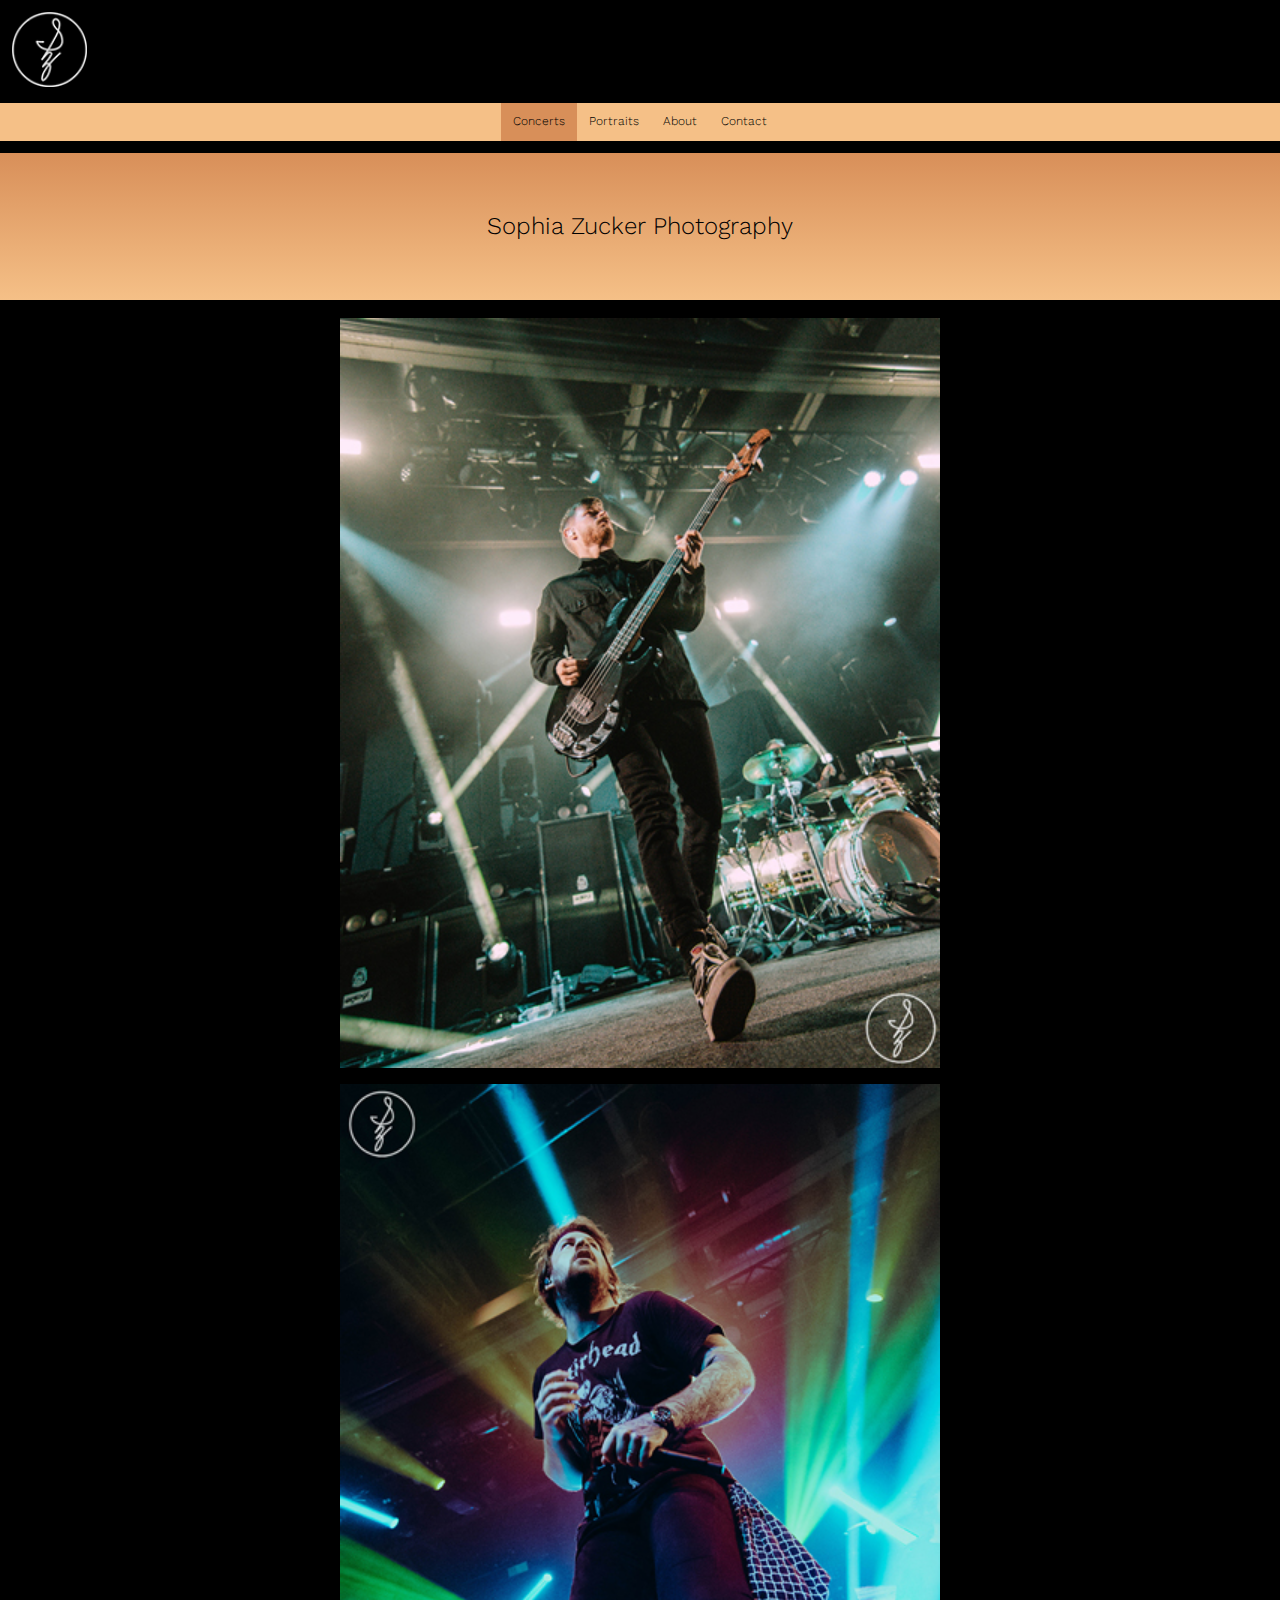
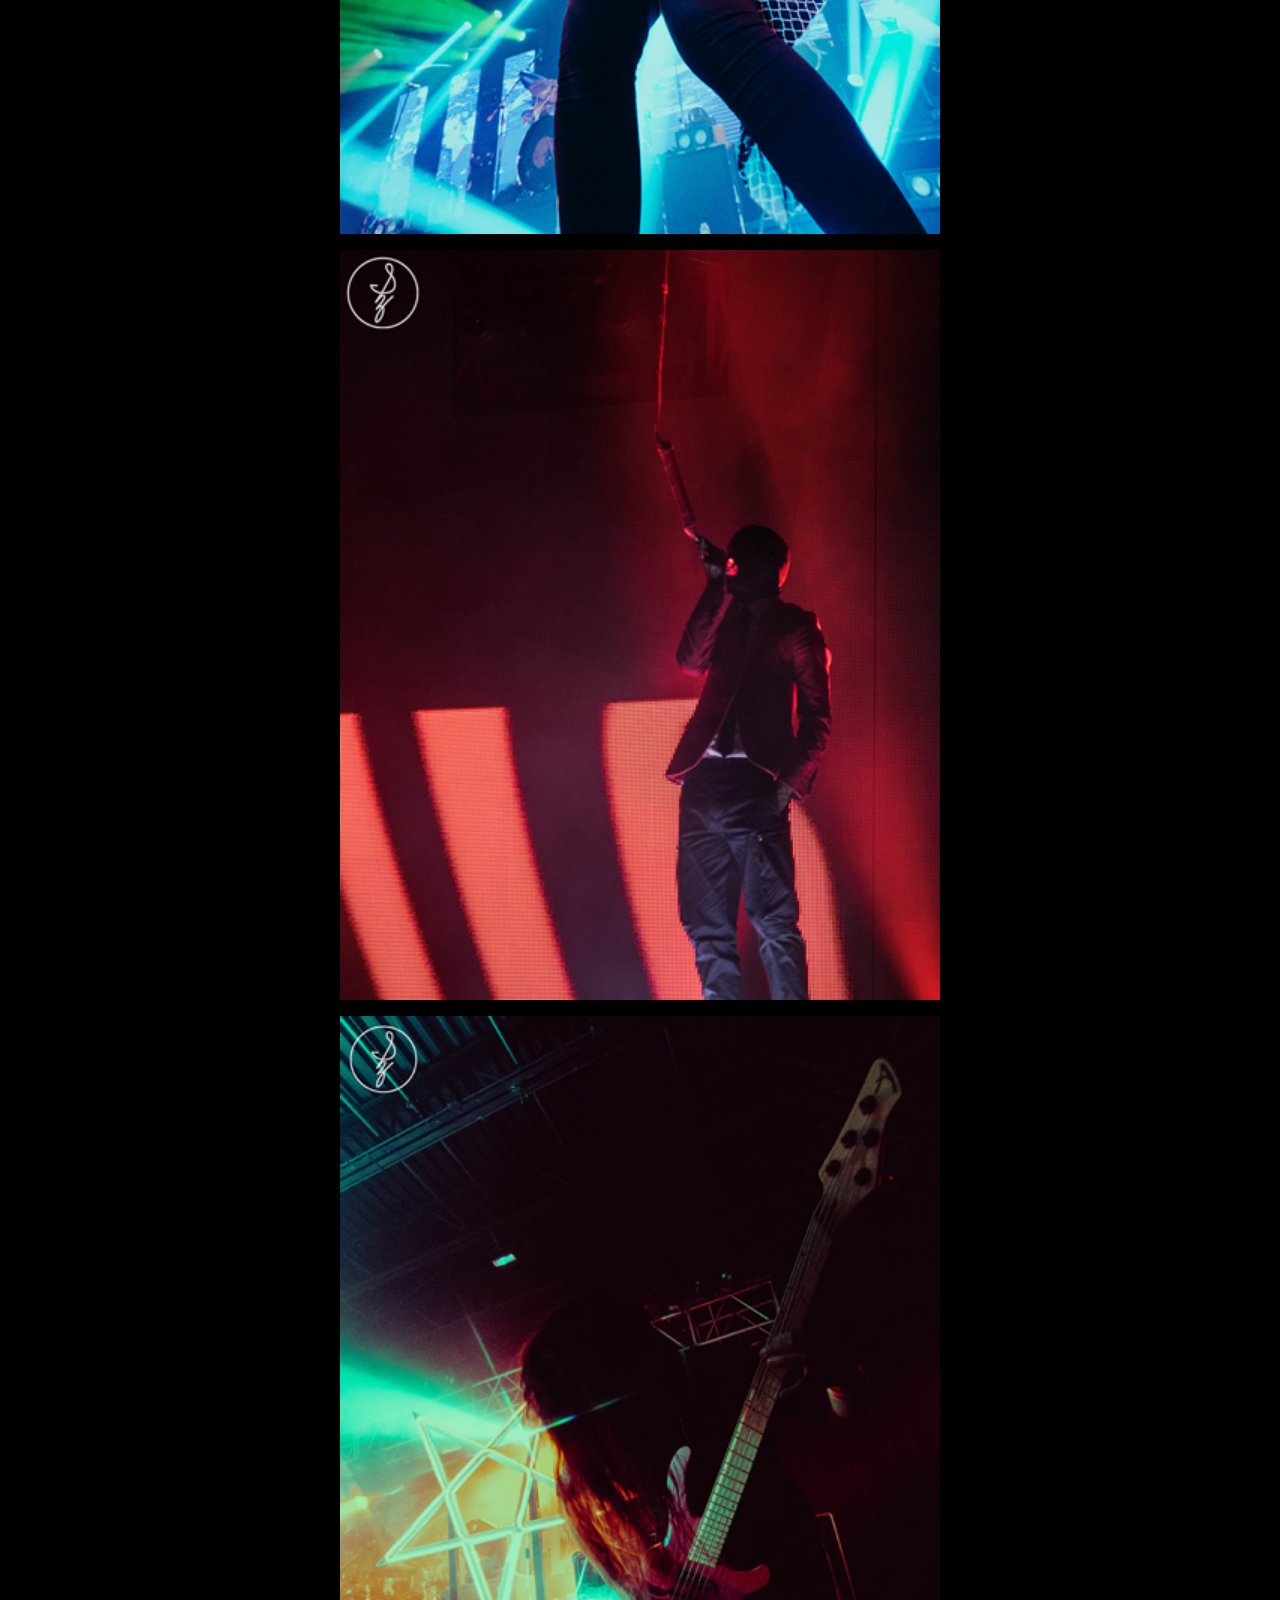
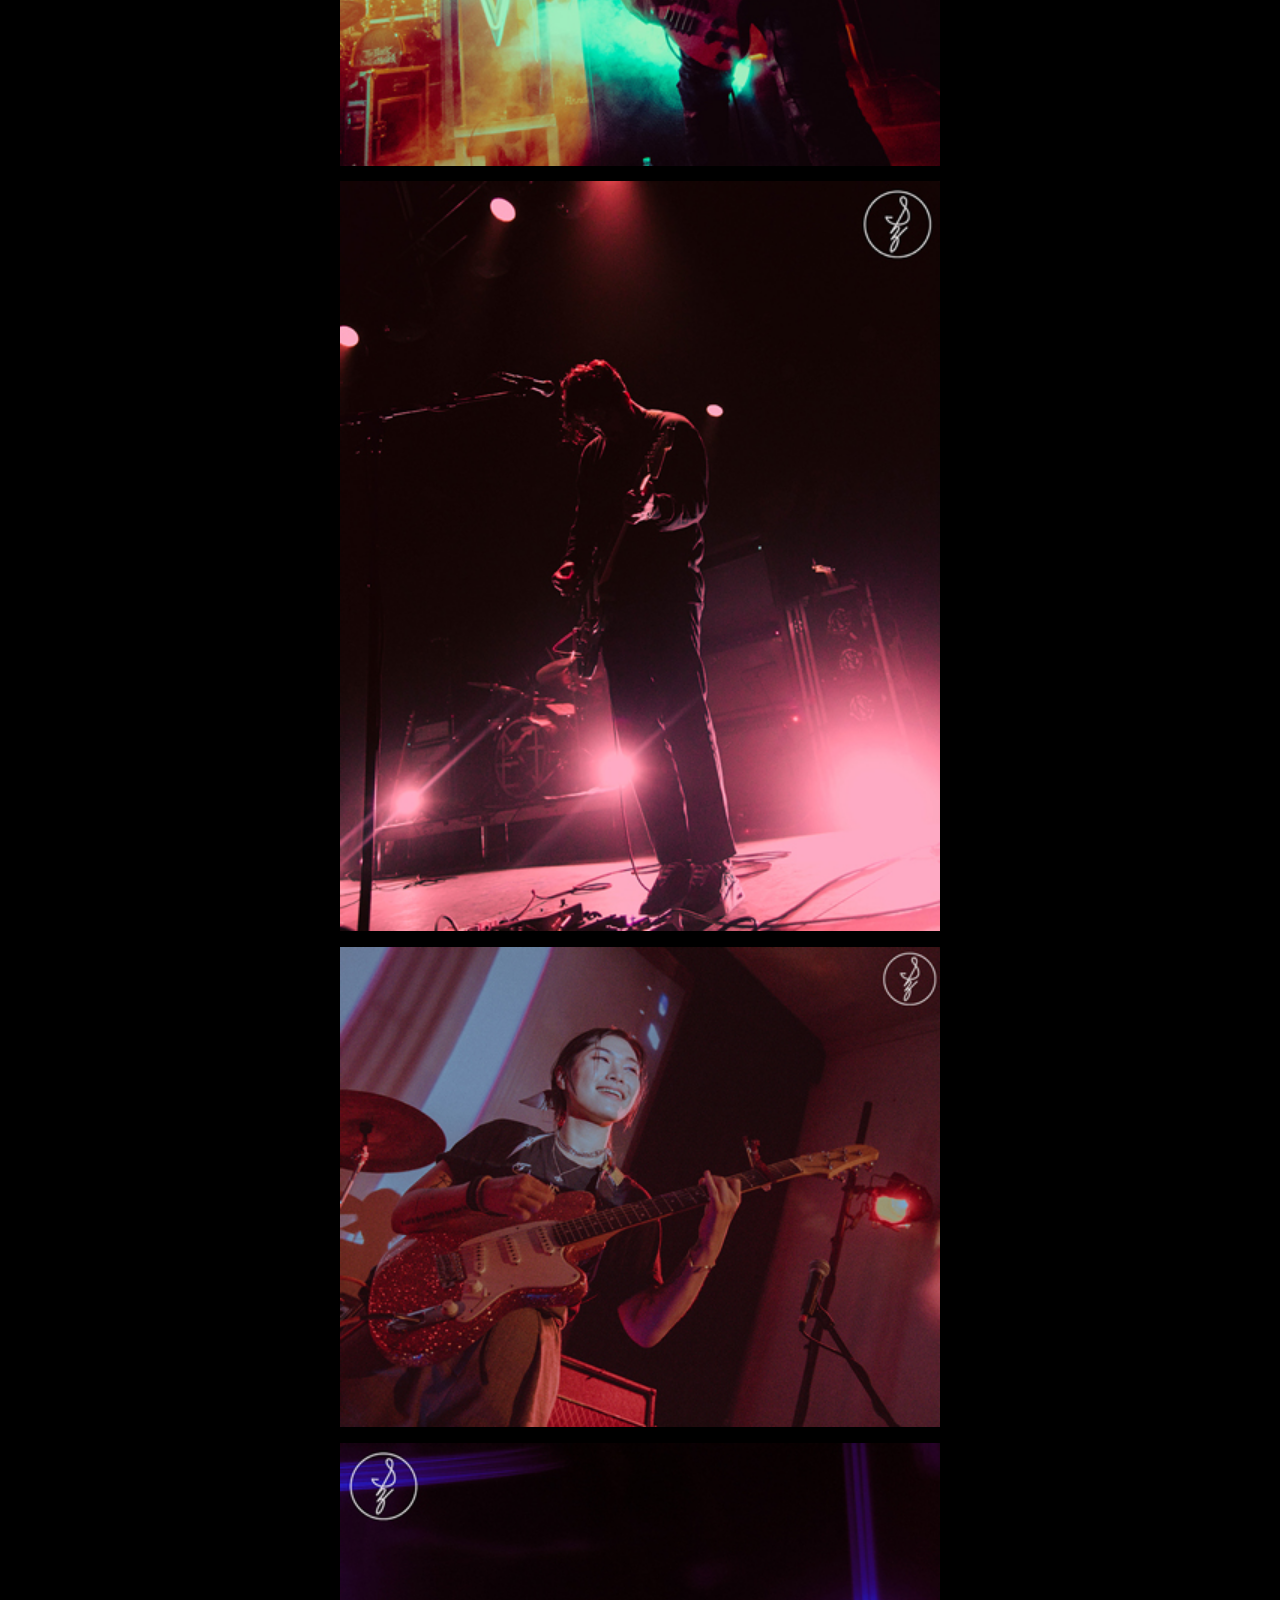
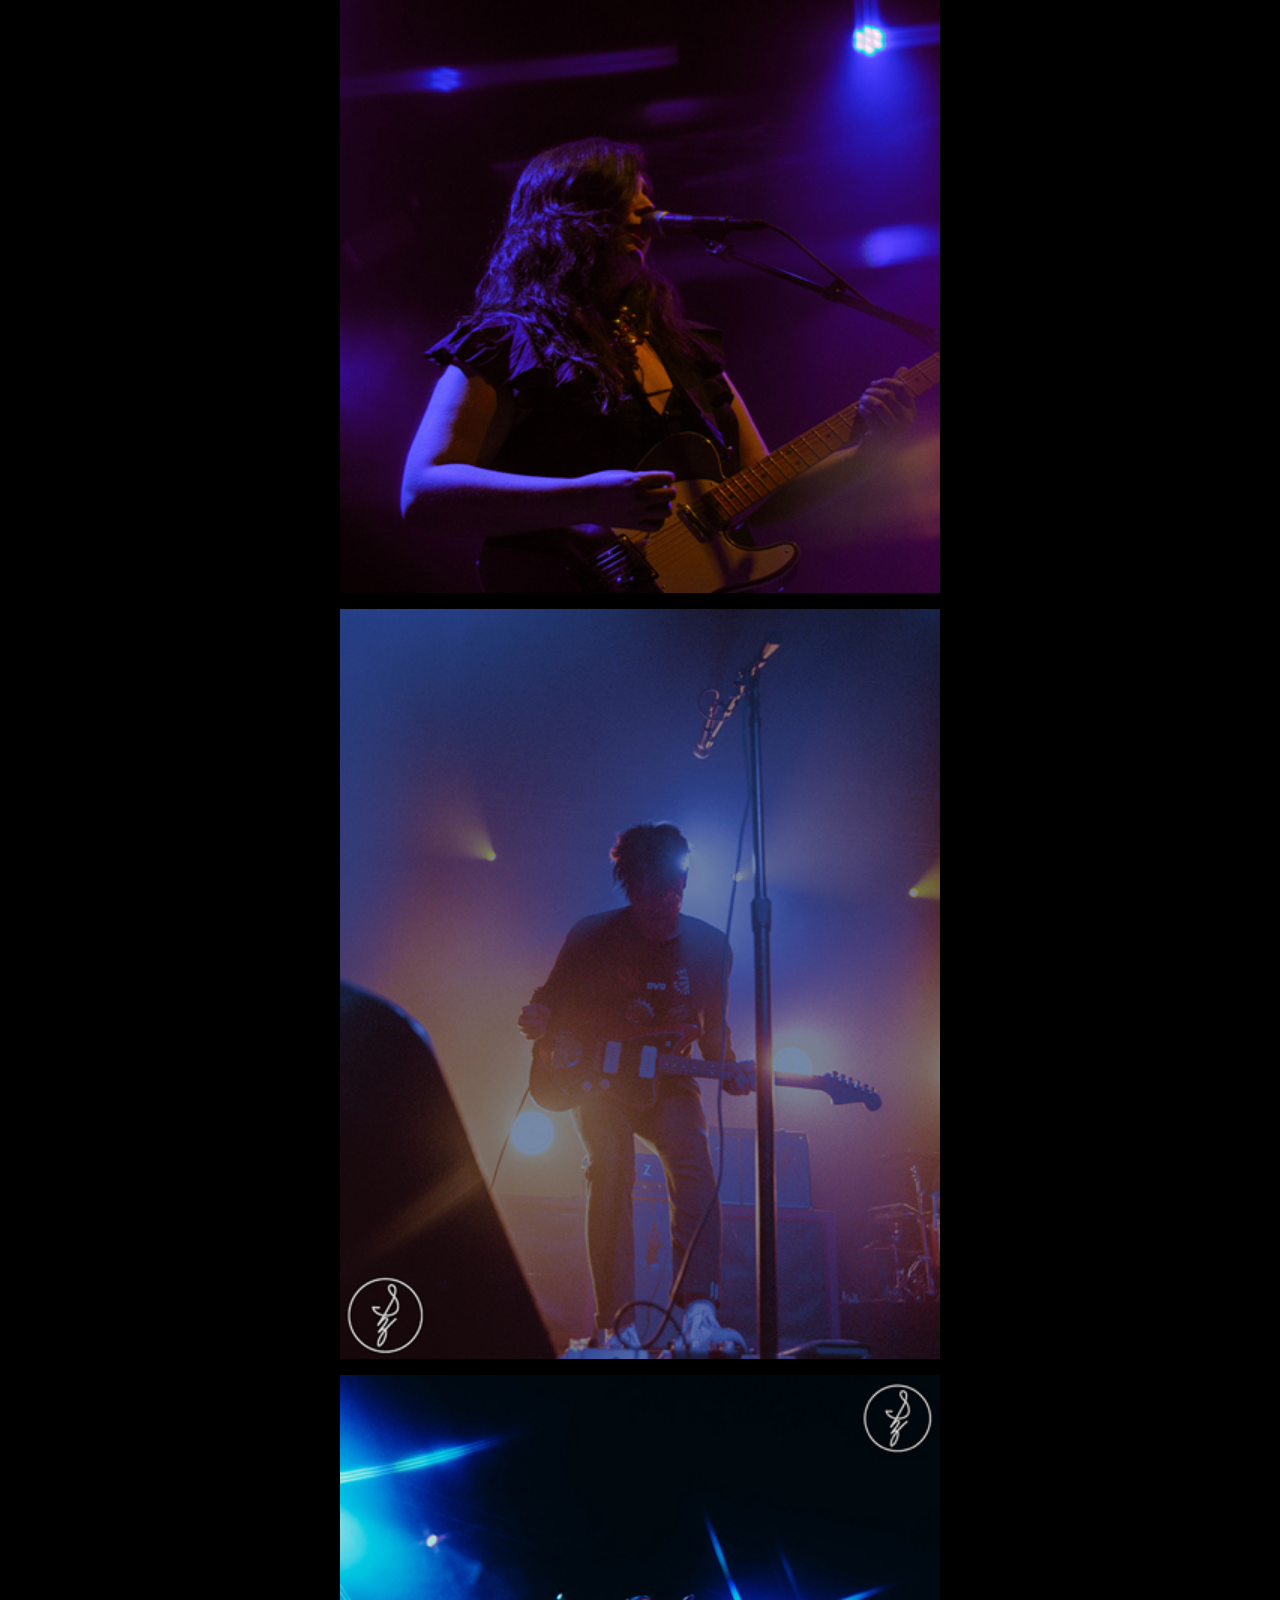
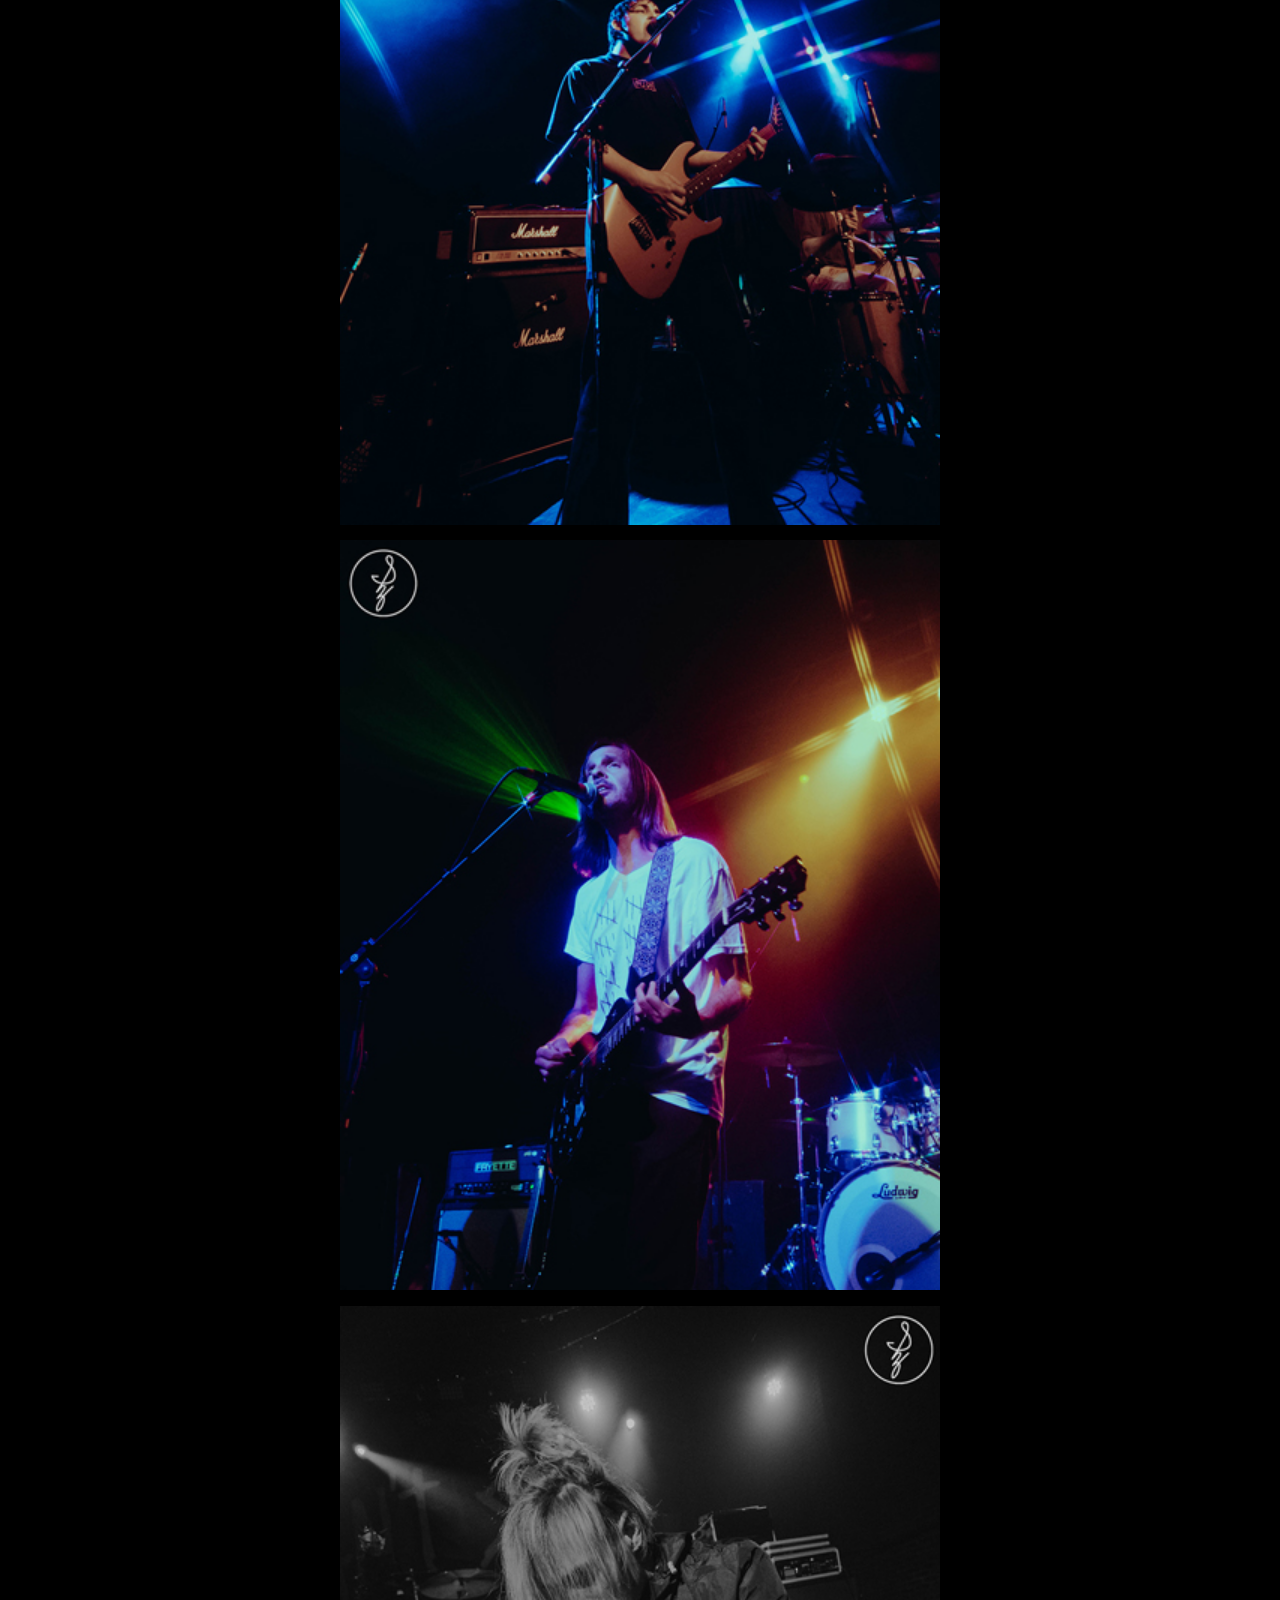
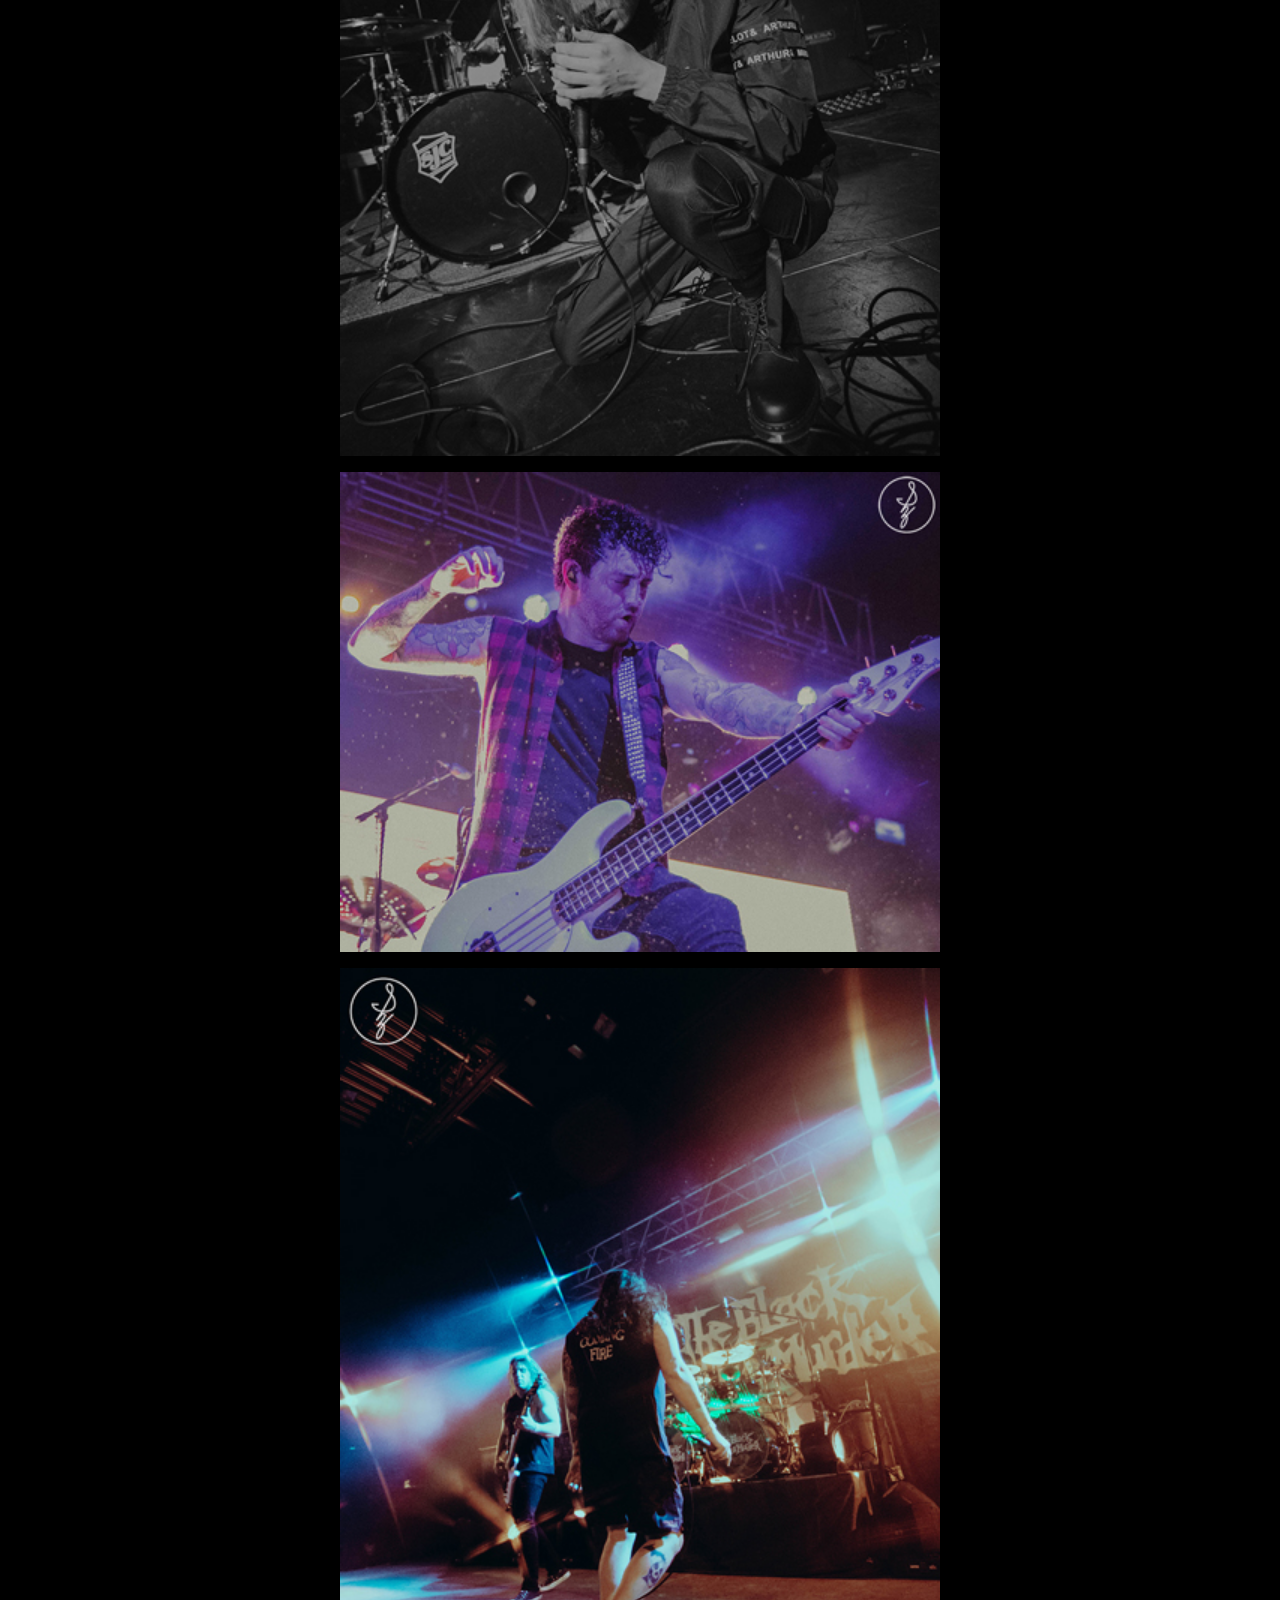
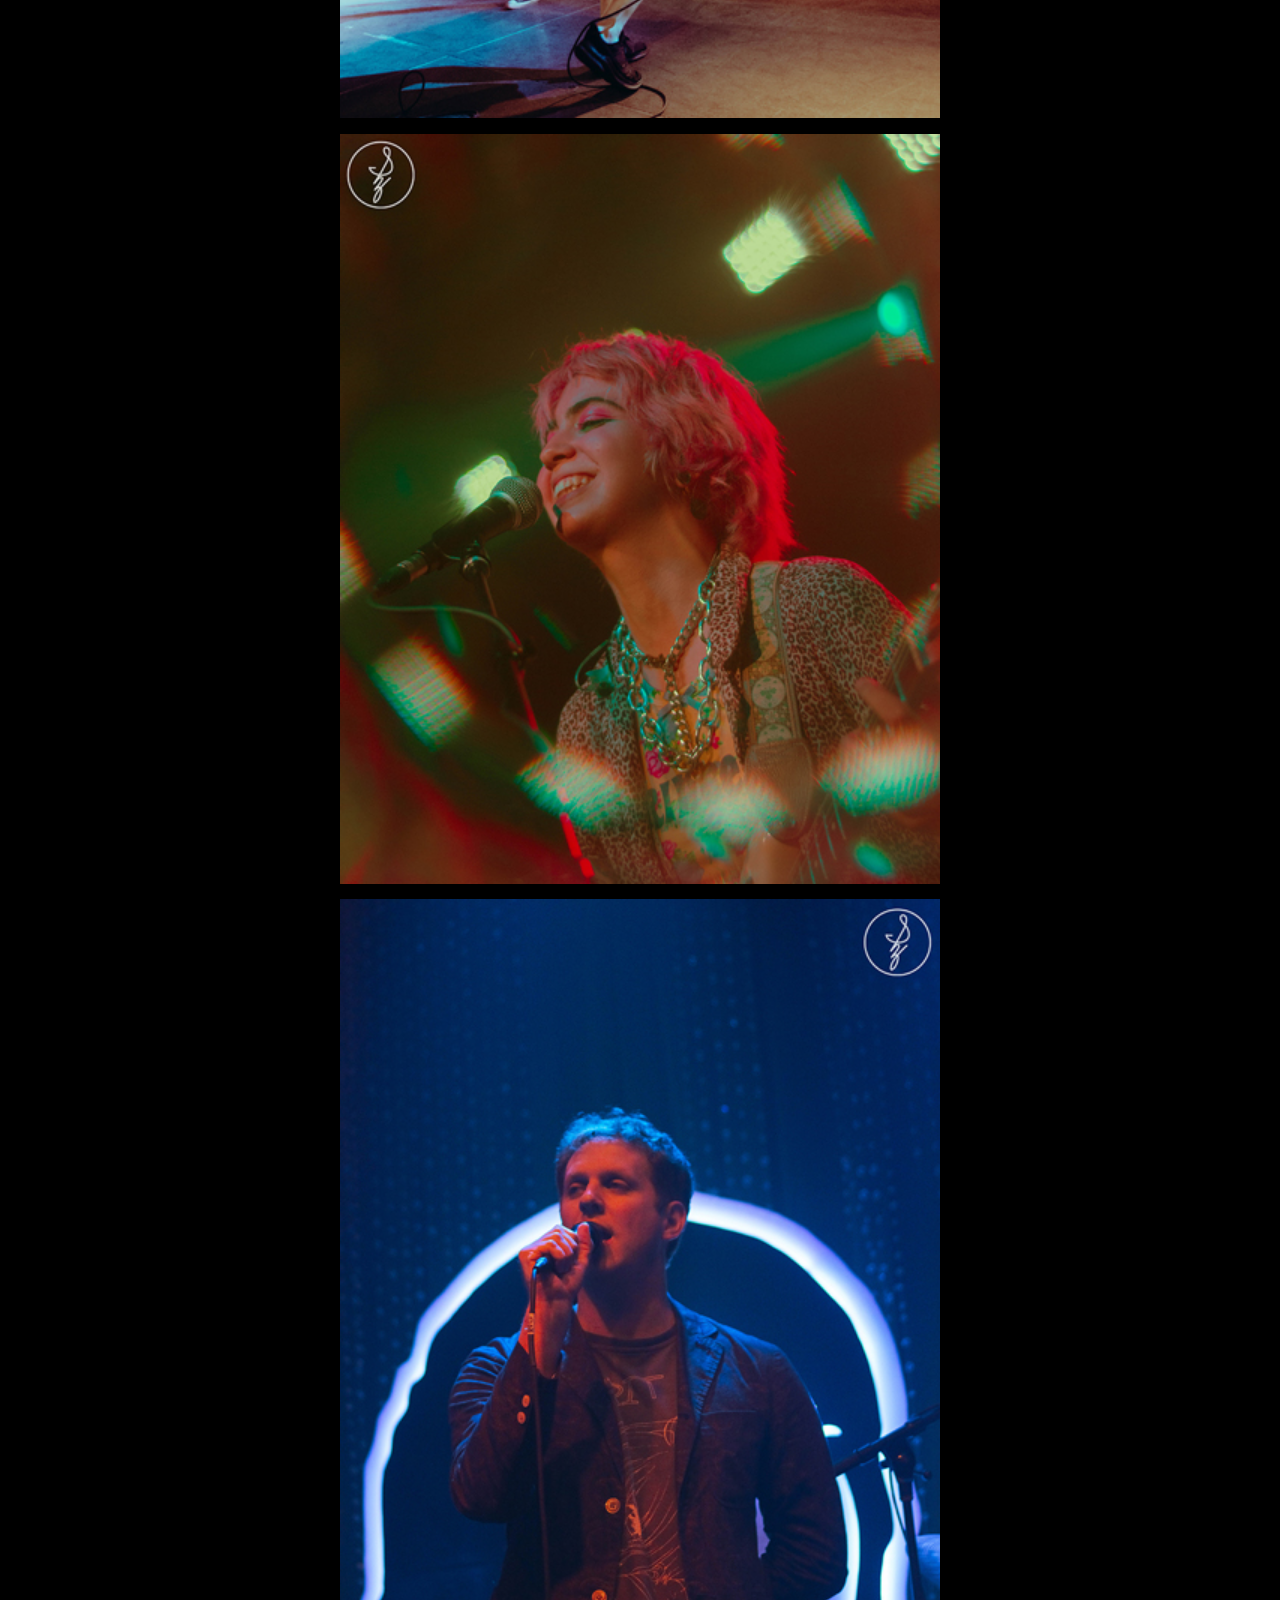
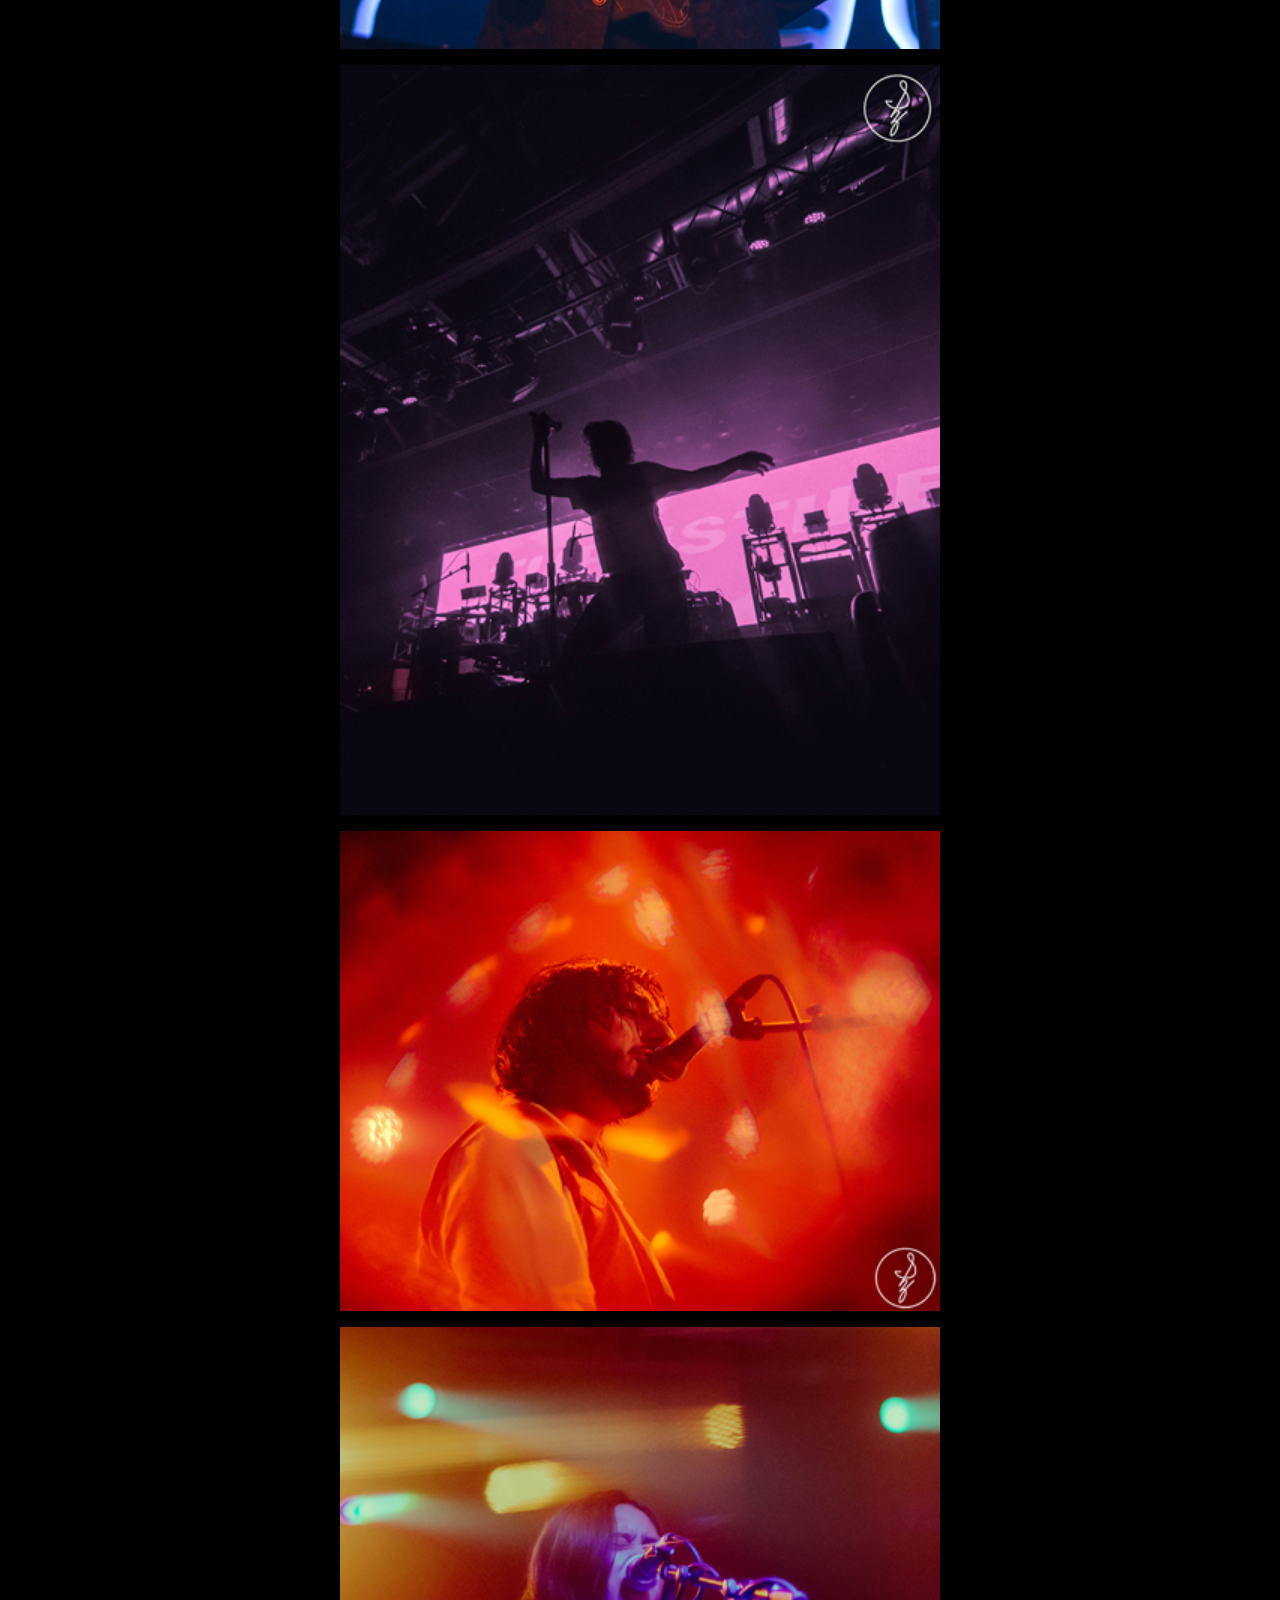
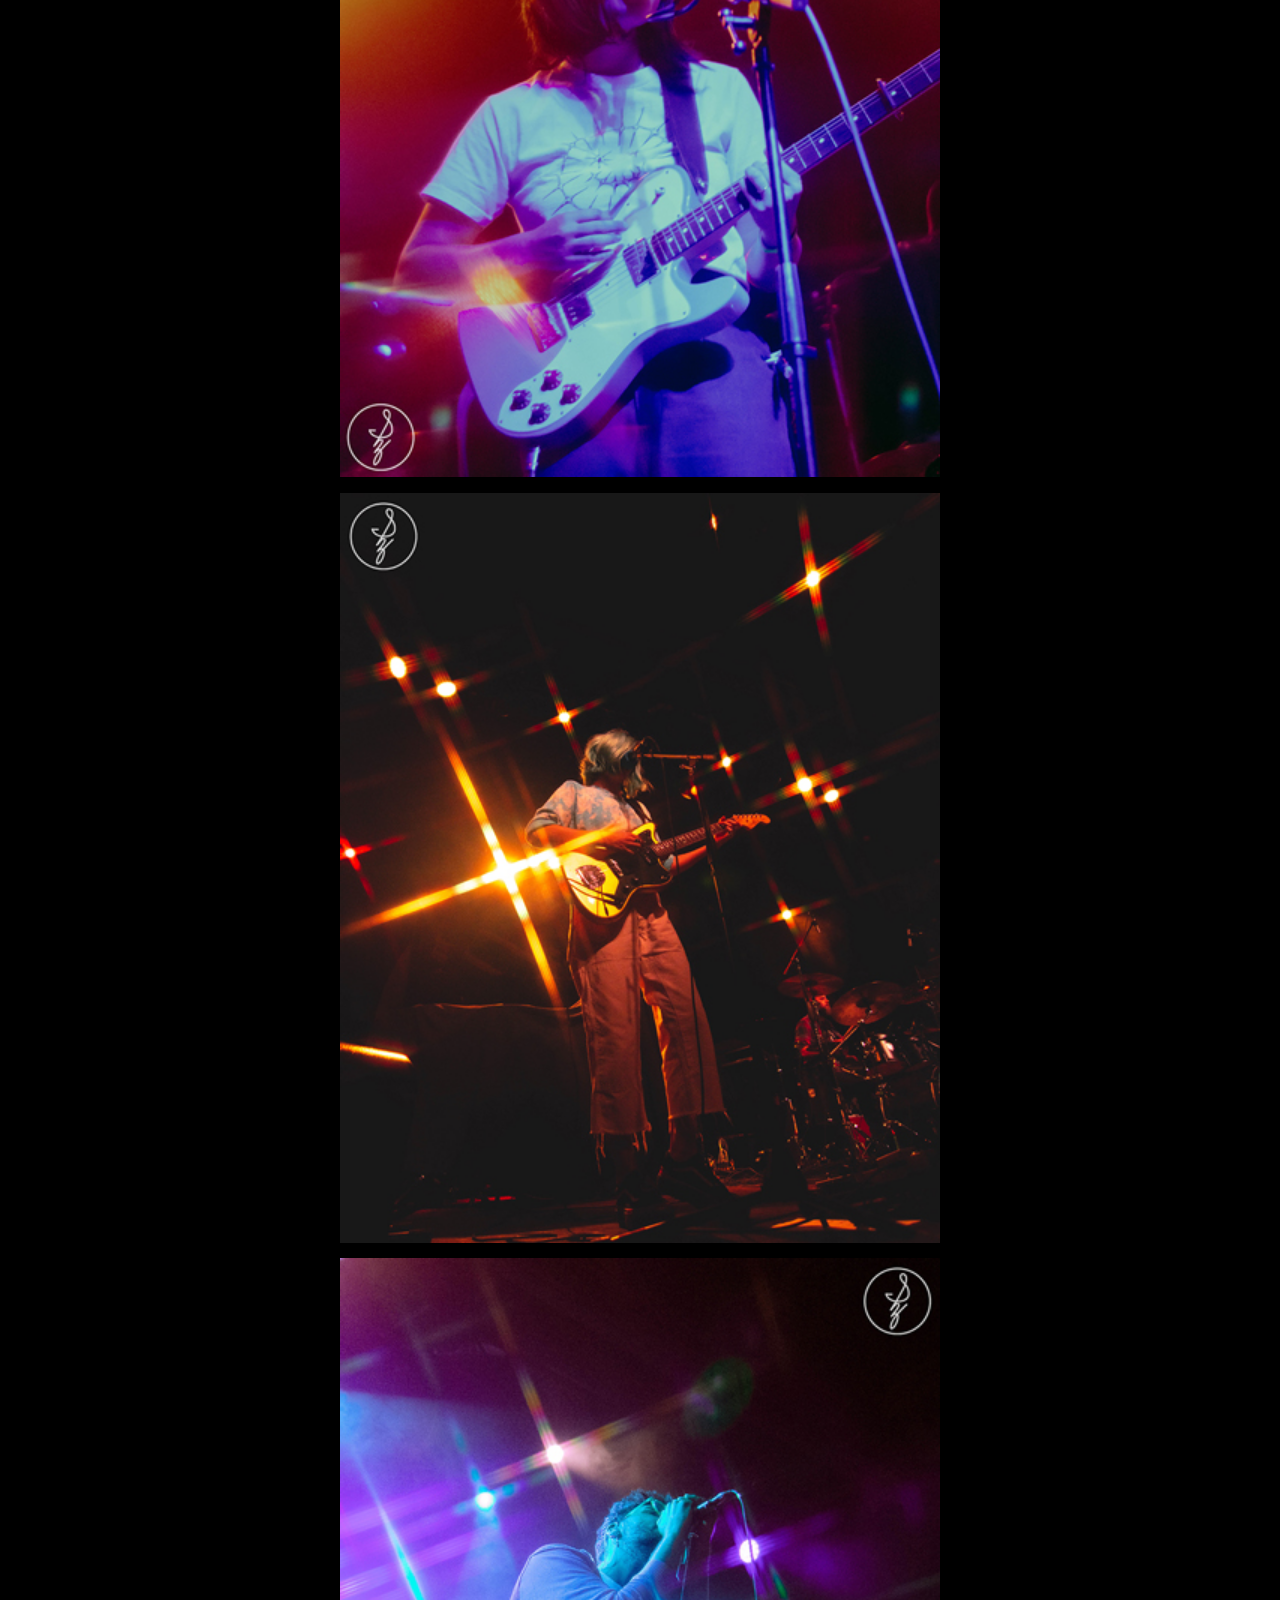
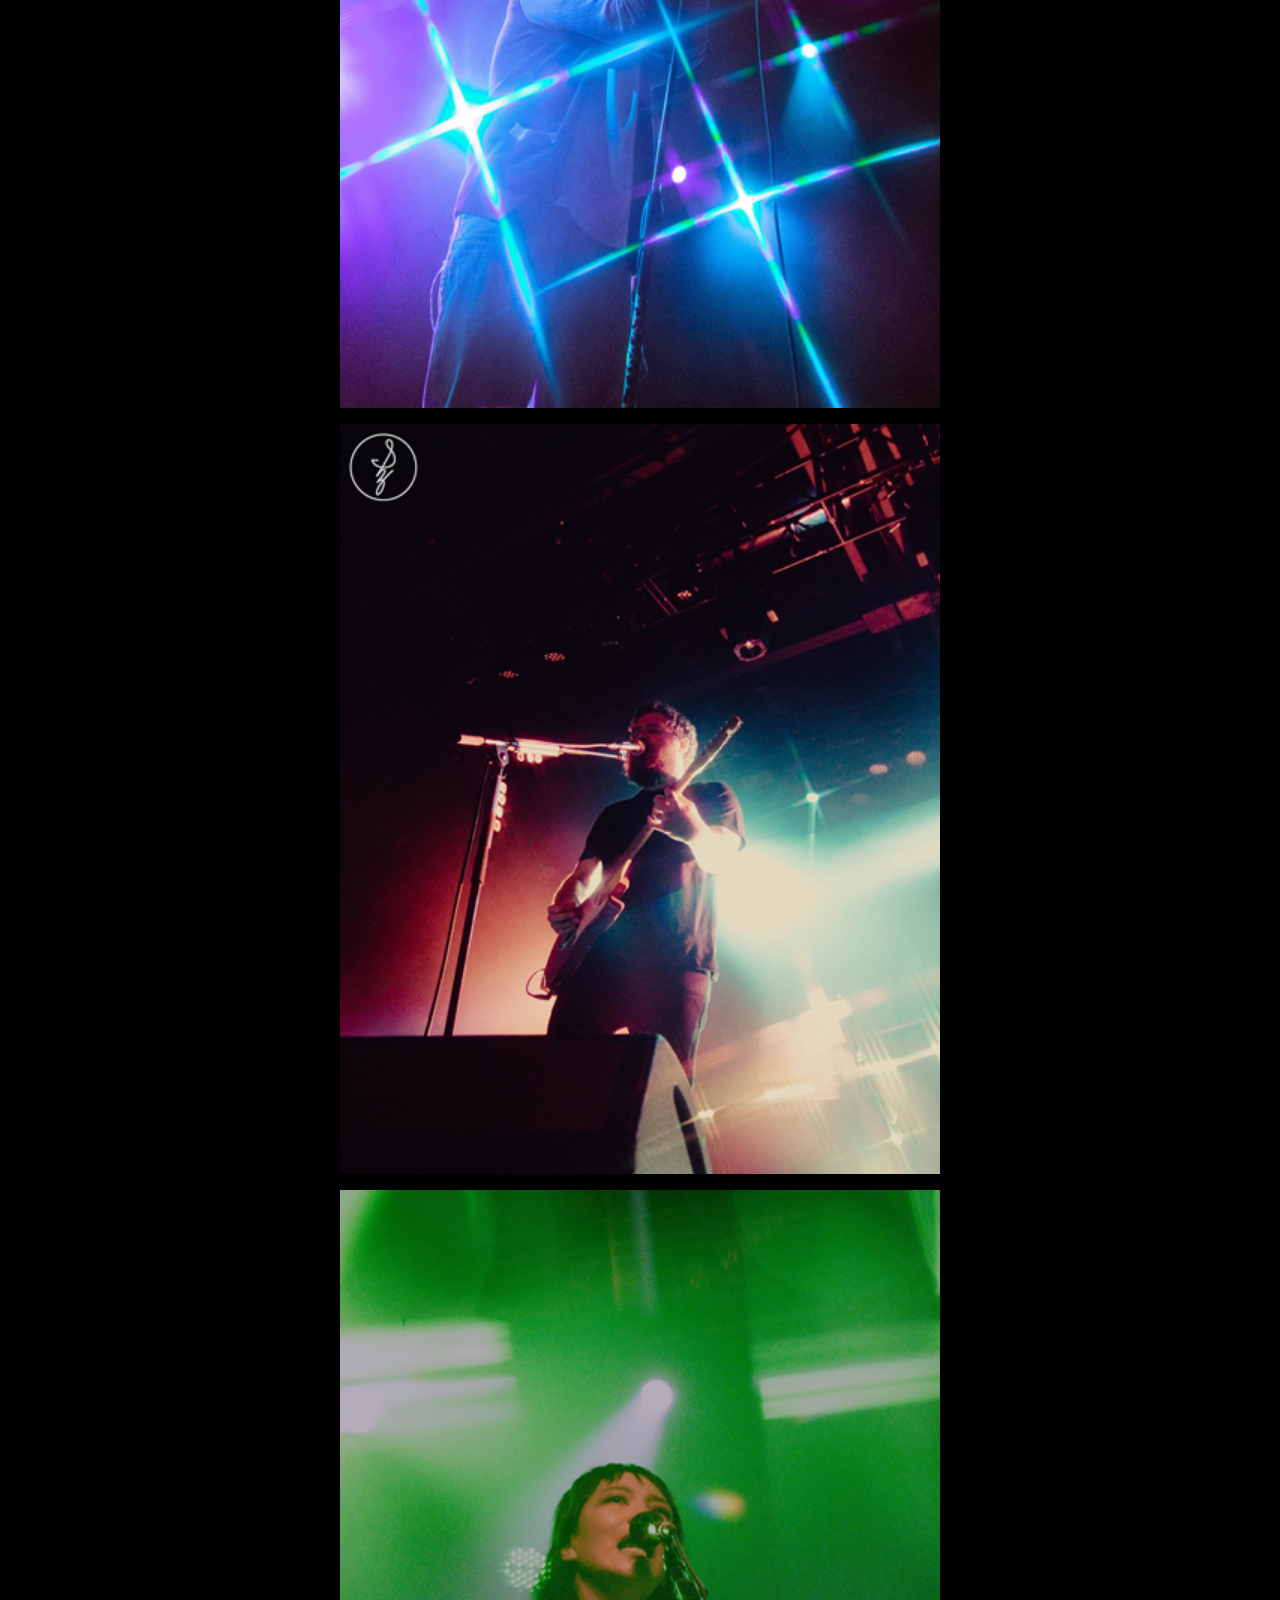
<file: index.html>
<!DOCTYPE html>
<html lang="en">
<head>
    <meta charset="UTF-8">
    <meta http-equiv="X-UA-Compatible" content="IE=edge">
    <meta name="viewport" content="width=>, initial-scale=1.0">
    <title>Document</title>
    <link rel="stylesheet" href="stylesheet.css">
</head>
<body>
    <header>
        <!--logo here-->
        <img class="header-logo" src="images/Logo.png" alt="Logo">
    </header>
        <!--navbar here, changed from hamburger to horizontal!-->
        <nav class="navbar">
            <ul class="nav-menu">
                <li class="nav-item-active">
                    <a href="index.html">Concerts</a>
                </li>
                <li class="nav-item">
                    <a href="portraits.html">Portraits</a>
                </li>
                <li class="nav-item">
                    <a href="about.html">About</a>
                </li>
                <li class="nav-item">
                    <a href="contact.html">Contact</a>
                </li>
            </ul>
                </nav>
    <header>
        <!--big section here with name-->
        <section class="header">
            <h1>Sophia Zucker Photography</h1>
        </section>
    </header>
    <main> 
        <!--removed big section with name, just pics here-->
        <div class="main">
            <div>
                <img src="images/c1.jpg" alt="wage war; bassist"/>
            </div>
            <div>
                <img src="images/c2.jpg" alt="beartooth; vocalist"/>
            </div>
            <div>
                <img src="images/c3.jpg" alt="twenty one pilots; vocalist"/>
            </div>
            <div>
                <img src="images/c4.jpg" alt="carnifex; bassist"/>
            </div>
            <div>
                <img src="images/c5.jpg" alt="nothing; vocalist and guitarist"/>
            </div>
            <div>
                <img src="images/c6.jpg" alt="covet; vocalist and guitarist"/>
            </div>
            <div>
                <img src="images/c7.jpg" alt="lucy dacus"/>
            </div>
            <div>
                <img src="images/c8.jpg" alt="pup; vocalist and guitarist"/>
            </div>
            <div>
                <img src="images/c9.jpg" alt="narrow head; vocalist and guitarist"/>
            </div>
            <div>
                <img src="images/c10.jpg" alt="quicksand; vocalist and guitarist"/>
            </div>
            <div>
                <img src="images/c11.jpg" alt="vanish; vocalist"/>
            </div>
            <div>
                <img src="images/c12.jpg" alt="asking alexandria; bassist"/>
            </div>
            <div>
                <img src="images/c13.jpg" alt="the black dahlia murder; vocalist"/>
            </div>
            <div>
                <img src="images/c14.jpg" alt="pollyanna; vocalist and guitarist"/>
            </div>
            <div>
                <img src="images/c15.jpg" alt="tv girl; vocalist"/>
            </div>
            <div>
                <img src="images/c16.jpg" alt="turnstile; vocalist"/>
            </div>
            <div>
                <img src="images/c17.jpg" alt="america part two; vocalist and guitarist"/>
            </div>
            <div>
                <img src="images/c18.jpg" alt="mini trees; vocalist and guitarist"/>
            </div>
            <div>
                <img src="images/c19.jpg" alt="slothrust; vocalist and guitarist"/>
            </div>
            <div>
                <img src="images/c20.jpg" alt="foxing; vocalist"/>
            </div>
            <div>
                <img src="images/c21.jpg" alt="manchester orchestra; vocalist and guitarist"/>
            </div>
            <div>
                <img src="images/c22.jpg" alt="thao nyugen; vocalist and guitarist"/>
            </div>
            <div>
                <img src="images/c23.jpg" alt="del water gap"/>
            </div>
            <div>
                <img src="images/c24.jpg" alt="julien baker"/>
            </div>
        </div>
    </main>
    <footer class="footer">
        <!--put same thing on all pages-->
        <p>Copyright &copy; 2021 Sophia Zucker</p>
    </footer>
</body>
</html>
</file>
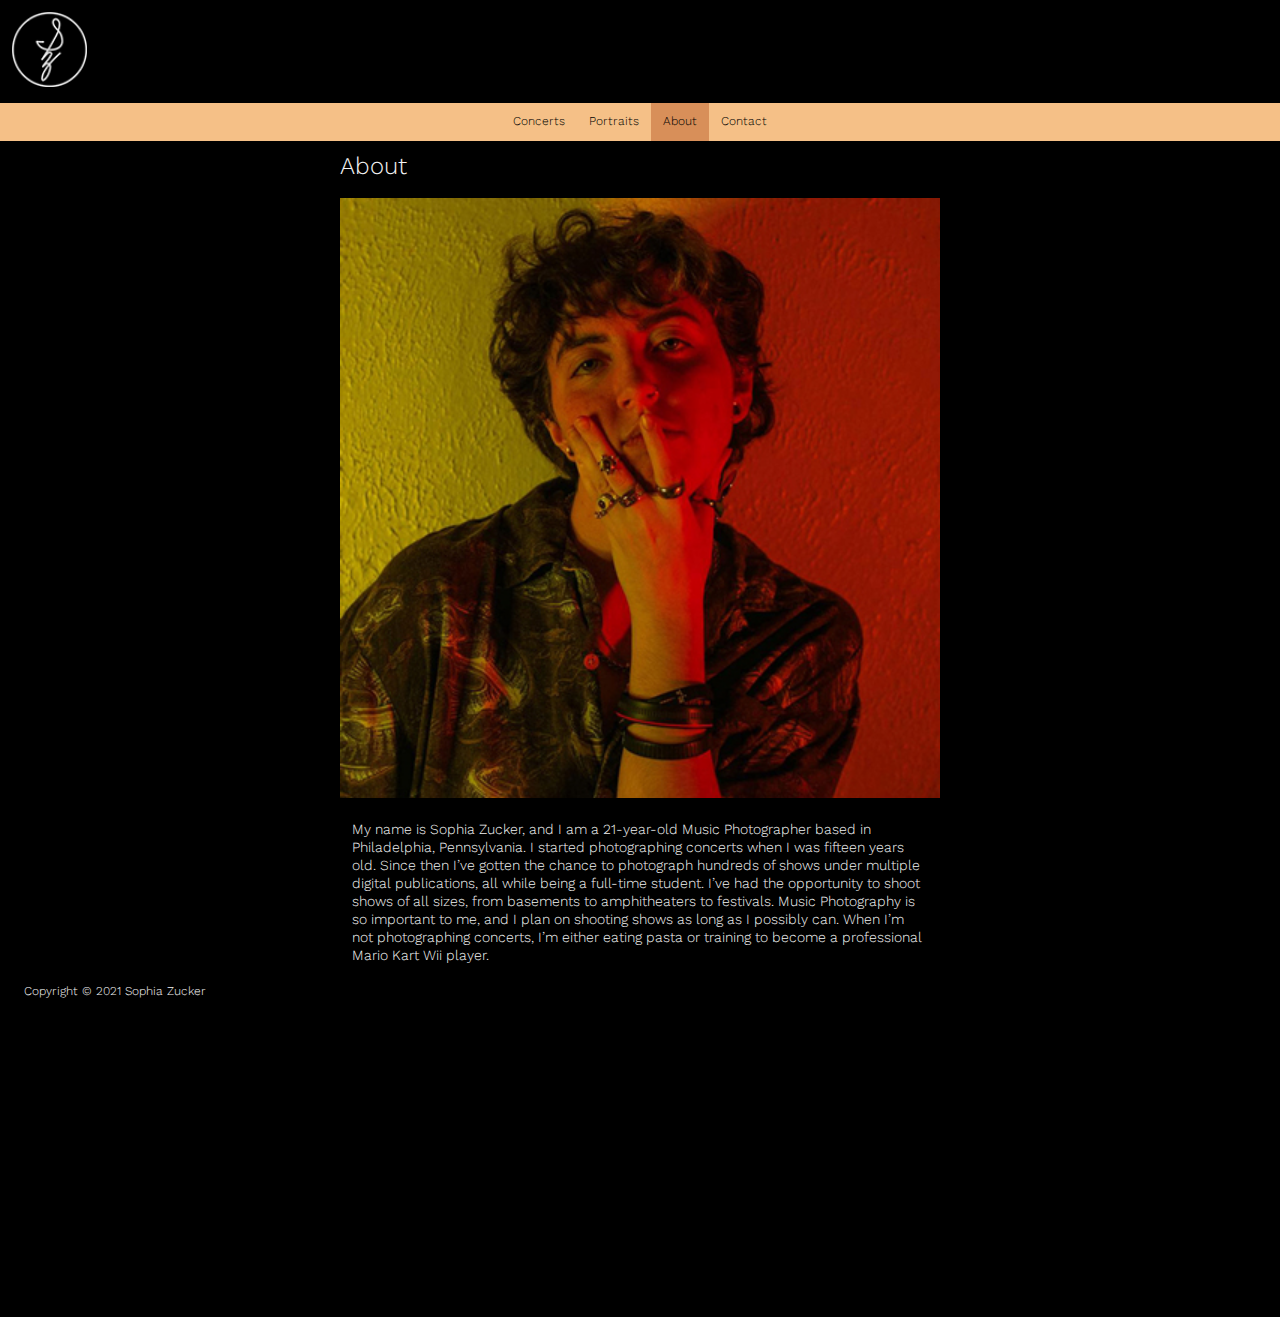
<file: about.html>
<!DOCTYPE html>
<html lang="en">
<head>
    <meta charset="UTF-8">
    <meta http-equiv="X-UA-Compatible" content="IE=edge">
    <meta name="viewport" content="width=>, initial-scale=1.0">
    <title>Document</title>
    <link rel="stylesheet" href="stylesheet.css">
</head>
<body>
    <header>
        <!--put logo here-->
        <img class="header-logo" src="images/Logo.png" alt="Logo">
    </header>
        <!--navbar here, get help for this!!-->
        <nav class="navbar">
            <ul class="nav-menu">
                <li class="nav-item">
                    <a href="index.html">Concerts</a>
                </li>
                <li class="nav-item">
                    <a href="portraits.html">Portraits</a>
                </li>
                <li class="nav-item-active">
                    <a href="about.html">About</a>
                </li>
                <li class="nav-item">
                    <a href="contact.html">Contact</a>
                </li>
            </ul>
                </nav>
    <main> 
        <!--put section with title here, and pic+bio under-->
        <section>
            <h3>About</h3>
        </section>
        <div class="me">
            <img class="portrait-imgs" src="images/me.jpg" alt="sophia"/>
        </div>
        <div class="about">
            <p>​My name is Sophia Zucker, and I am a 21-year-old Music Photographer based in Philadelphia, Pennsylvania. I started photographing concerts when I was fifteen years old. Since then I’ve gotten the chance to photograph hundreds of shows under multiple digital publications, all while being a full-time student. I’ve had the opportunity to shoot shows of all sizes, from basements to amphitheaters to festivals. Music Photography is so important to me, and I plan on shooting shows as long as I possibly can. When I’m not photographing concerts, I’m either eating pasta or training to become a professional Mario Kart Wii player.</p>
        </div>
    </main>
    <footer class="footer">
        <p>Copyright &copy; 2021 Sophia Zucker</p>
    </footer>
</body>
</html>
</file>
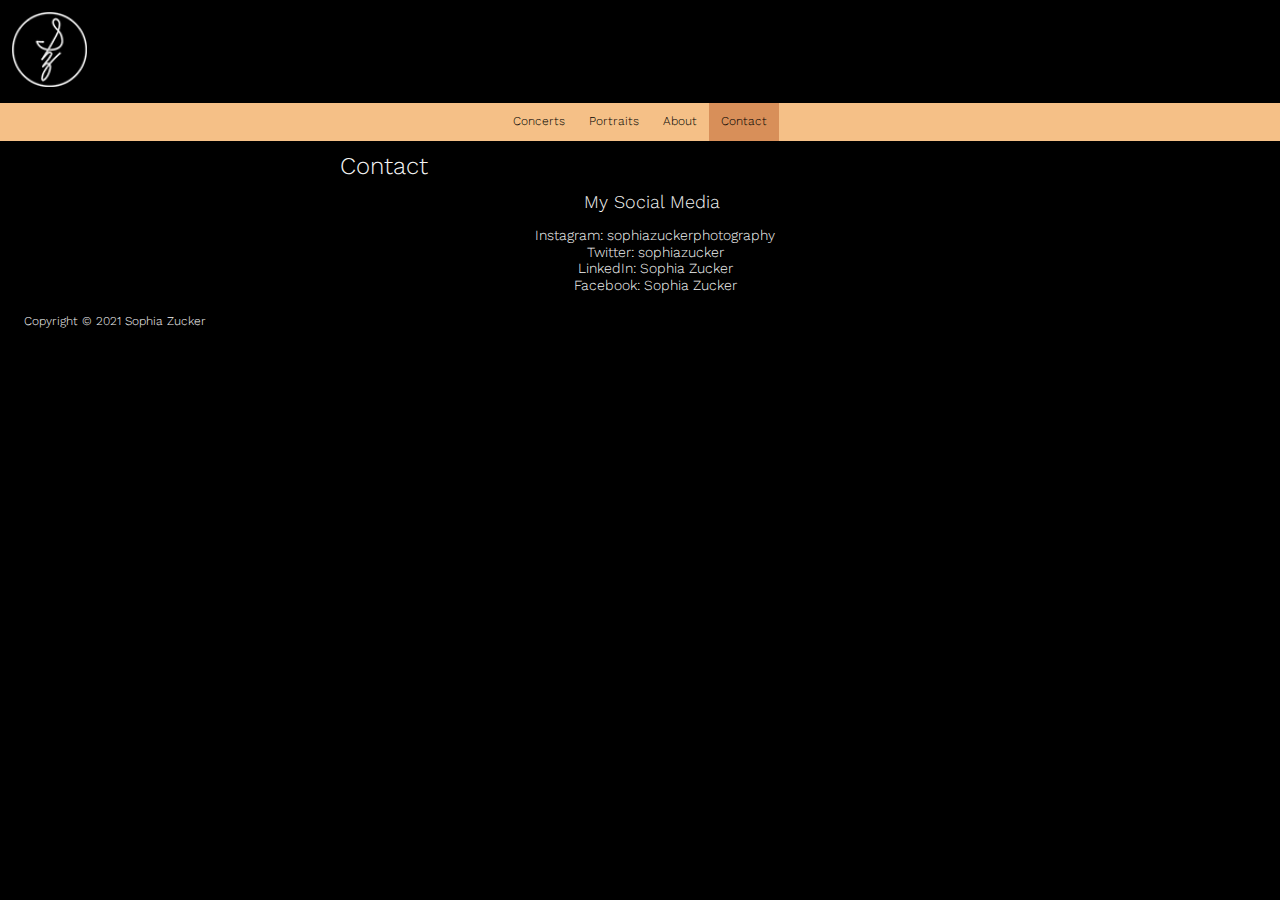
<file: contact.html>
<!DOCTYPE html>
<html lang="en">
<head>
    <meta charset="UTF-8">
    <meta http-equiv="X-UA-Compatible" content="IE=edge">
    <meta name="viewport" content="width=>, initial-scale=1.0">
    <title>Document</title>
    <link rel="stylesheet" href="stylesheet.css">
</head>
<body>
    <header>
        <!--put logo here-->
        <img class="header-logo" src="images/Logo.png" alt="Logo">
    </header>
        <!--navbar here, get help for this!!-->
        <nav class="navbar">
            <ul class="nav-menu">
                <li class="nav-item">
                    <a href="index.html">Concerts</a>
                </li>
                <li class="nav-item">
                    <a href="portraits.html">Portraits</a>
                </li>
                <li class="nav-item">
                    <a href="about.html">About</a>
                </li>
                <li class="nav-item-active">
                    <a href="contact.html">Contact</a>
                </li>
            </ul>
                </nav>
    <main> 
        <!--put section with title here, and contact info under-->
        <section>
            <h3>Contact</h3>
        </section>
        <h4>My Social Media</h4>
        <ul class="contact-info">
            <li>Instagram: sophiazuckerphotography</li>
            <li>Twitter: sophiazucker</li>
            <li>LinkedIn: Sophia Zucker</li>
            <li>Facebook: Sophia Zucker</li>
        </ul>
    </main>
    <footer class="footer">
        <p>Copyright &copy; 2021 Sophia Zucker</p>
    </footer>
</body>
</html>
</file>
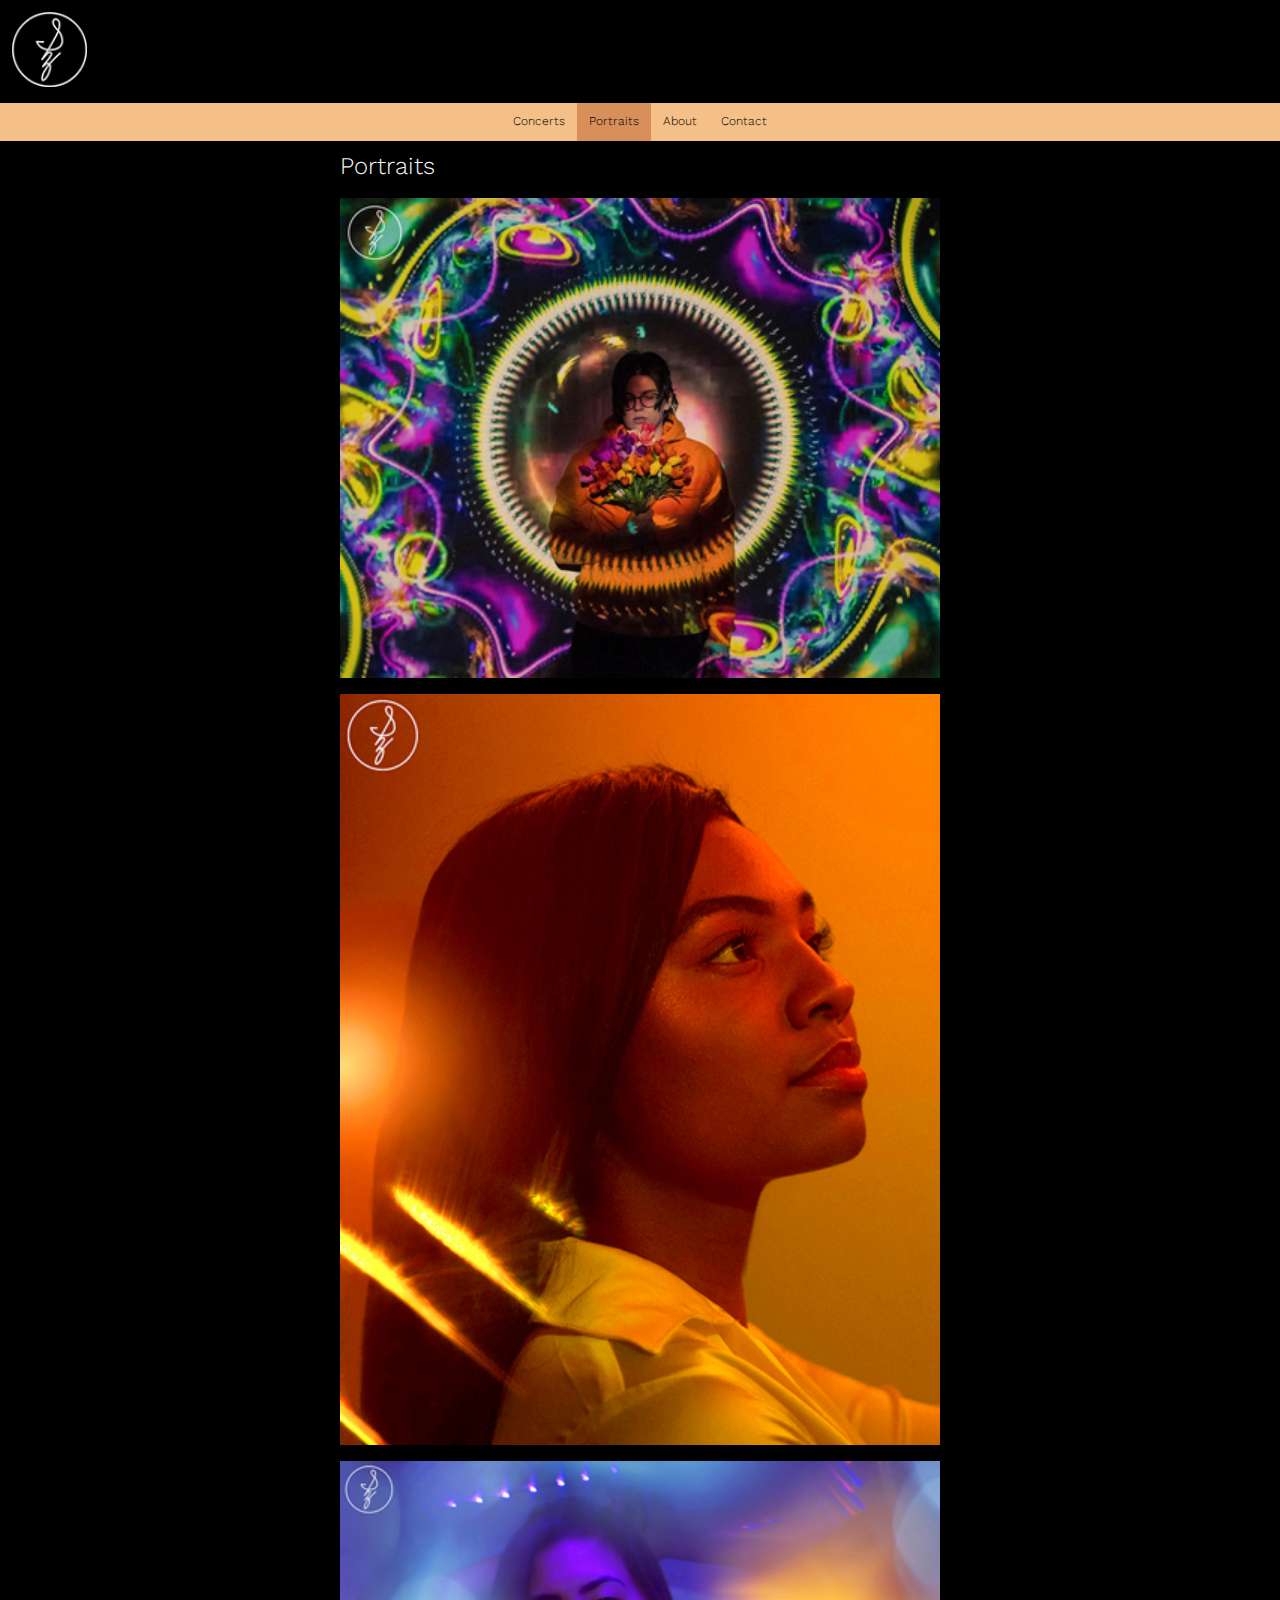
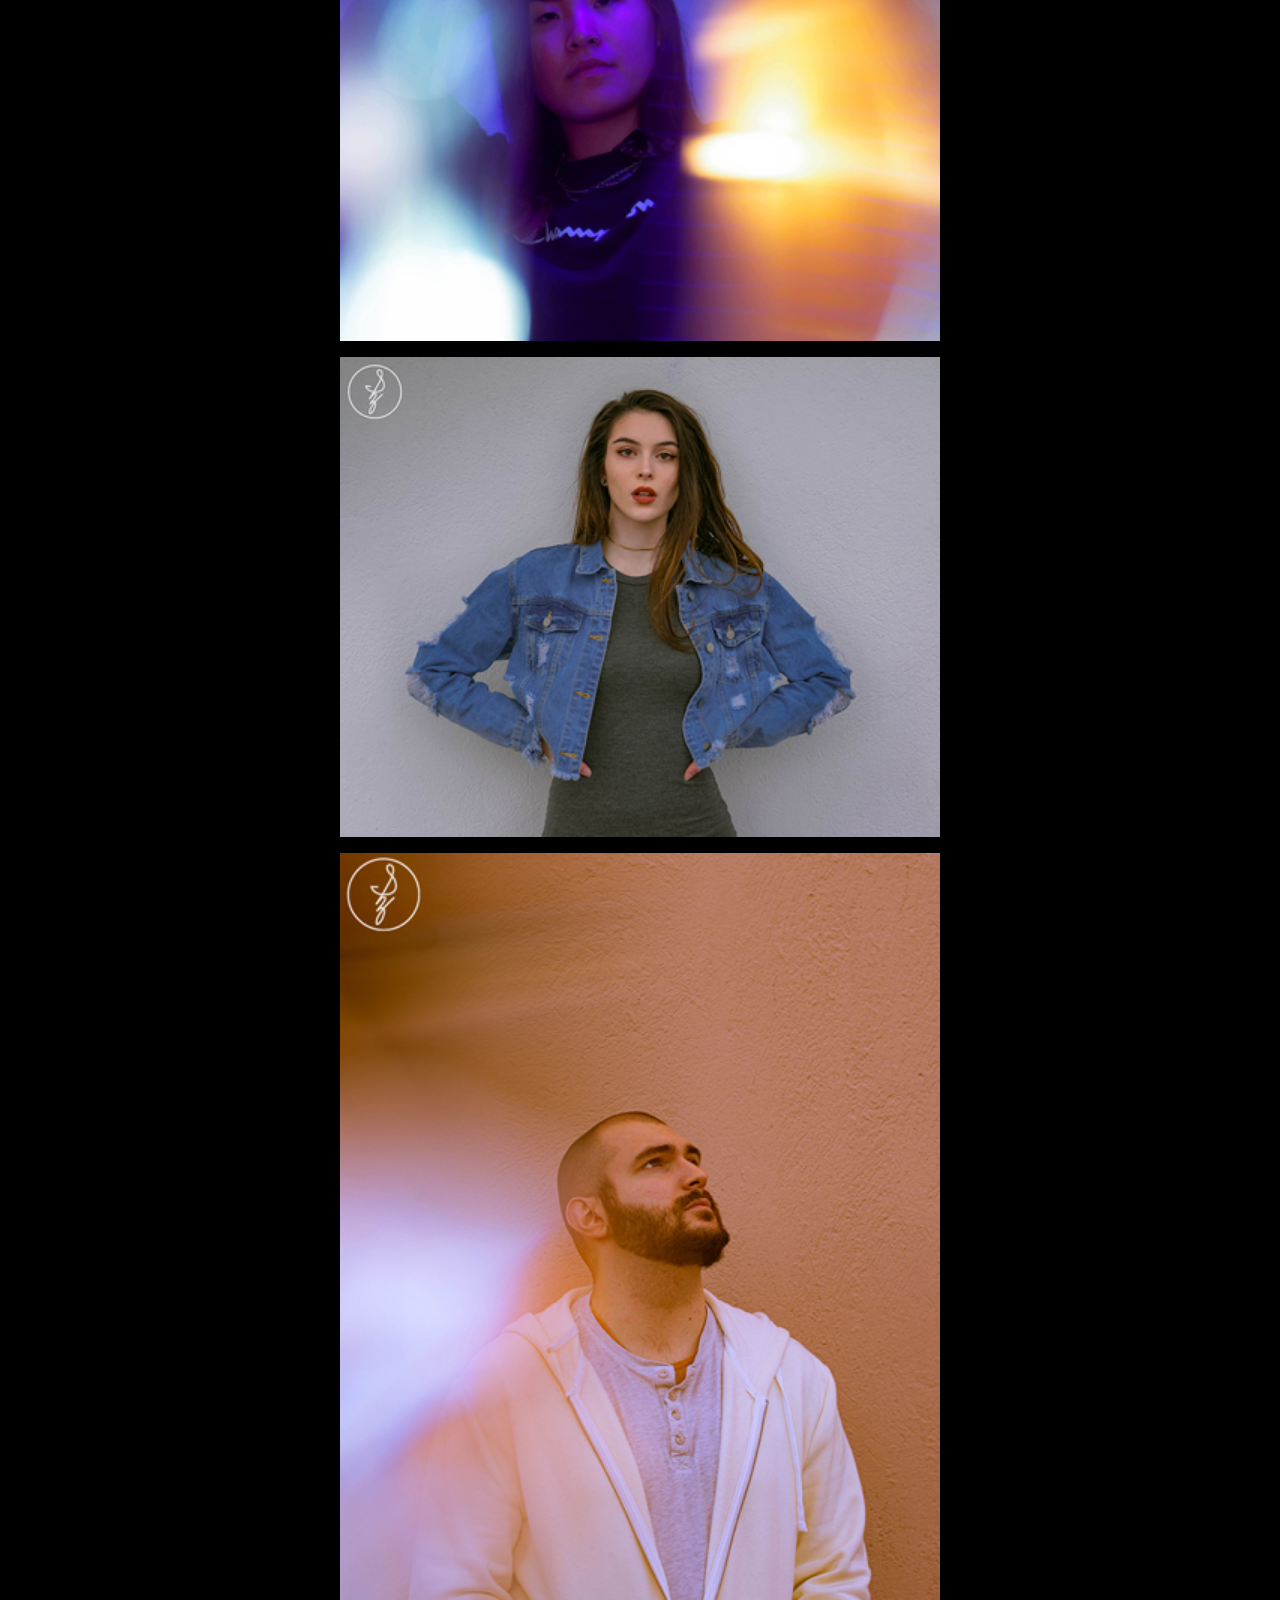
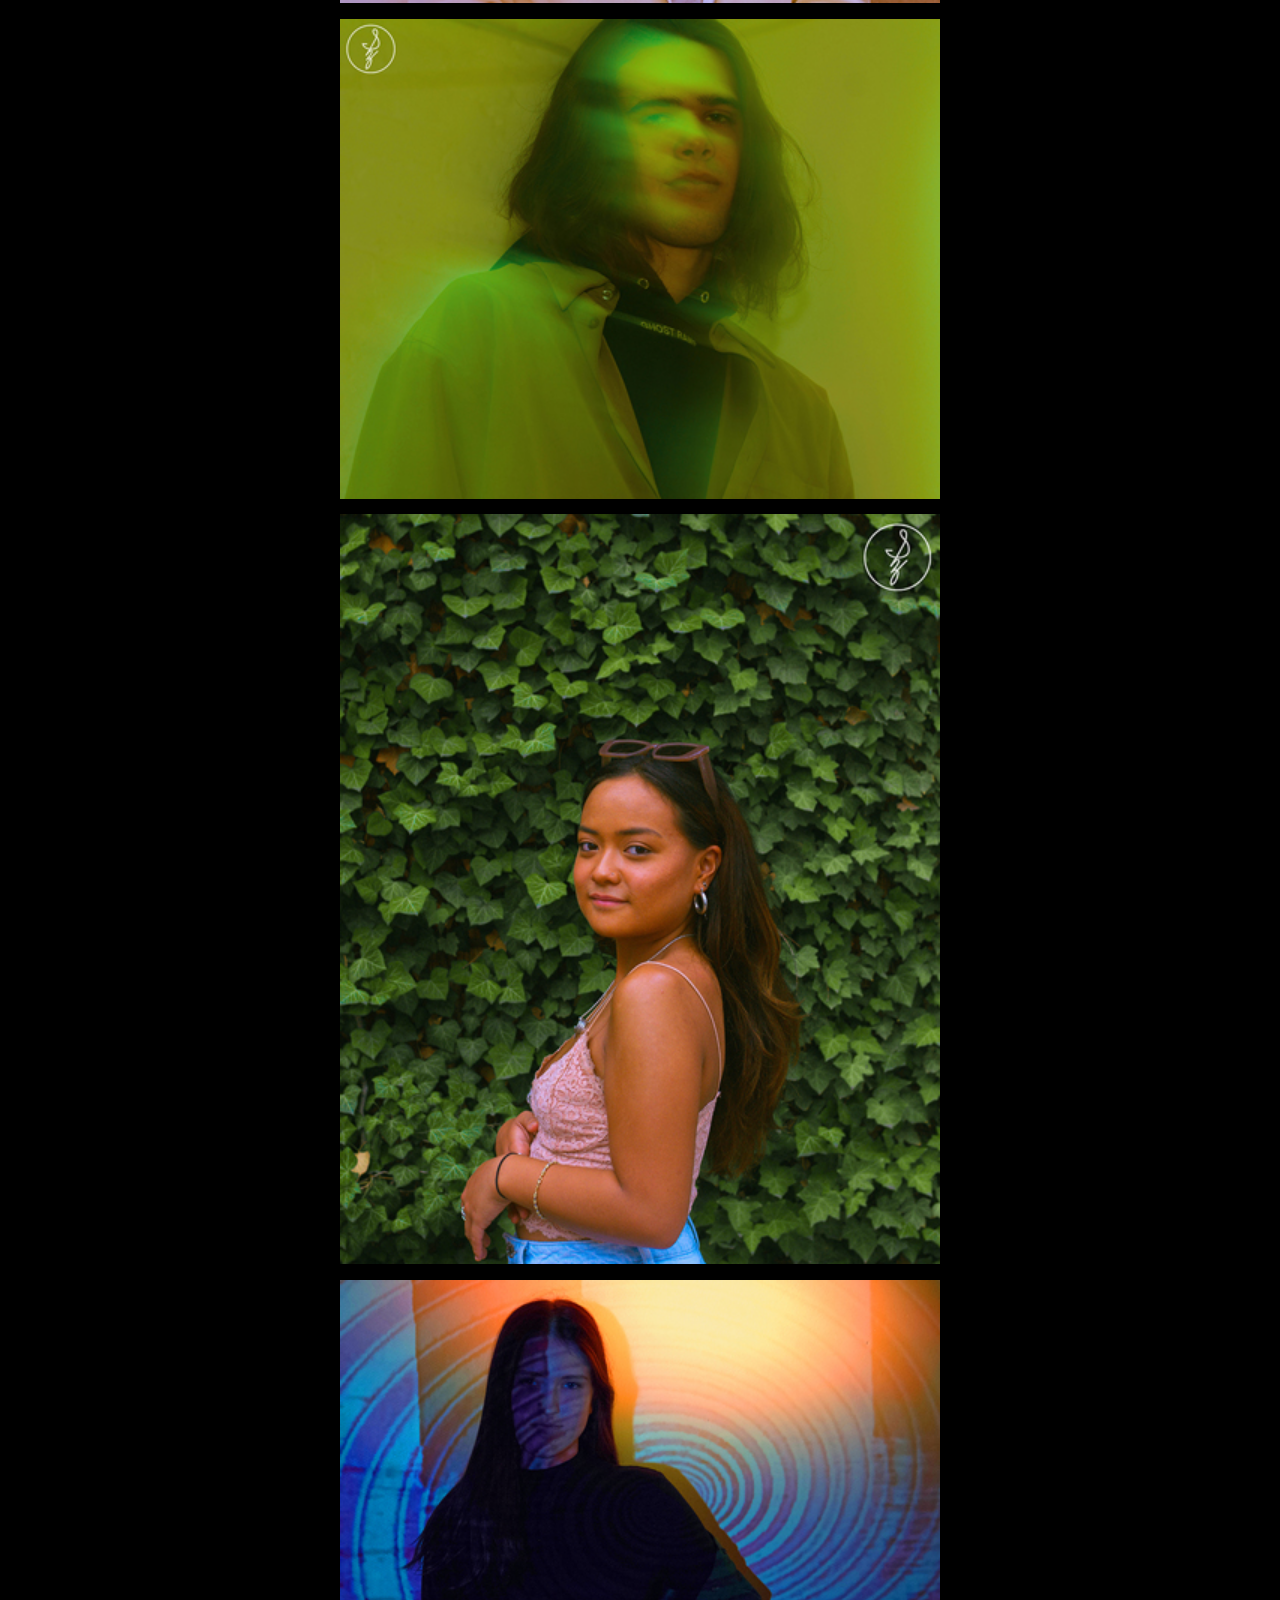
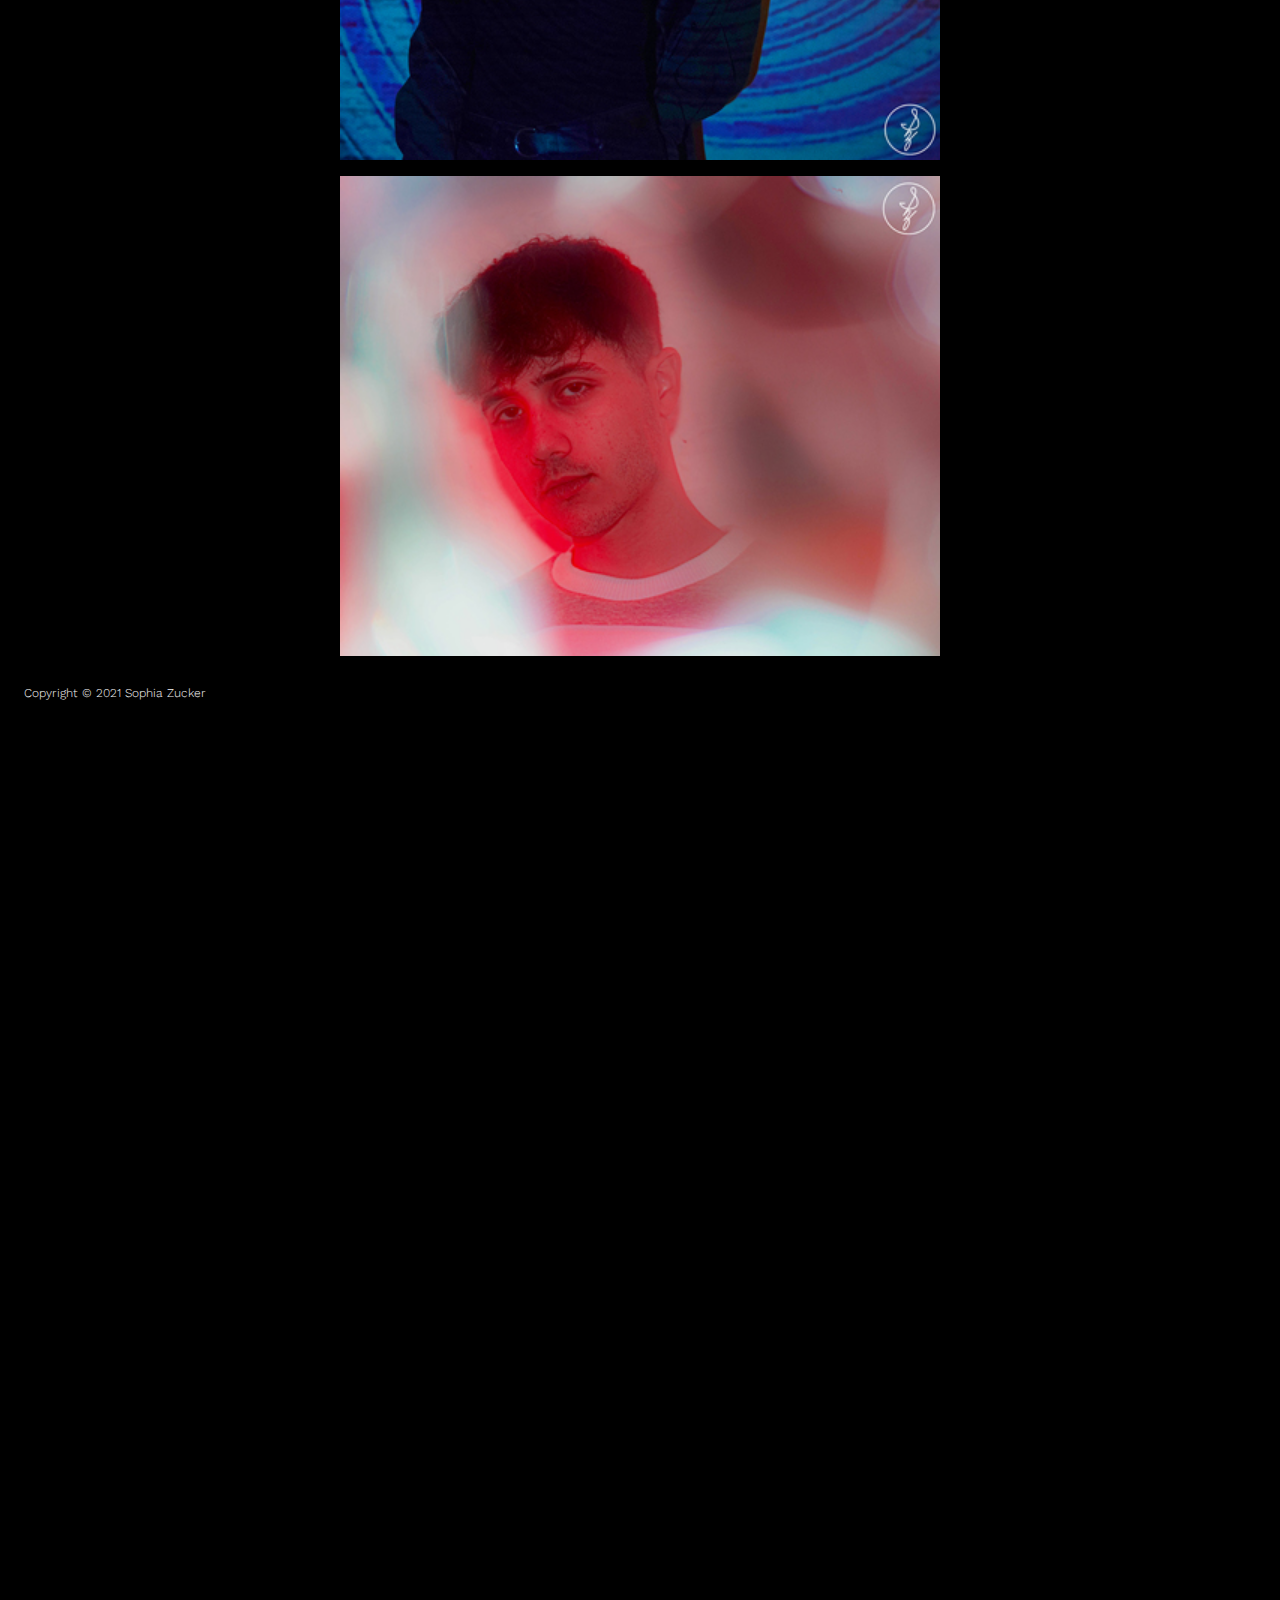
<file: portraits.html>
<!DOCTYPE html>
<html lang="en">
<head>
    <meta charset="UTF-8">
    <meta http-equiv="X-UA-Compatible" content="IE=edge">
    <meta name="viewport" content="width=>, initial-scale=1.0">
    <title>Document</title>
    <link rel="stylesheet" href="stylesheet.css">
</head>
<body>
    <header>
        <!--put logo here-->
        <img class="header-logo" src="images/Logo.png" alt="Logo">
    </header>
        <!--navbar here, get help for this!!-->
        <nav class="navbar">
            <ul class="nav-menu">
                <li class="nav-item">
                    <a href="index.html">Concerts</a>
                </li>
                <li class="nav-item-active">
                    <a href="portraits.html">Portraits</a>
                </li>
                <li class="nav-item">
                    <a href="about.html">About</a>
                </li>
                <li class="nav-item">
                    <a href="contact.html">Contact</a>
                </li>
            </ul>
                </nav>
    <main> 
        <!--put section with title here, and pics under-->
        <section>
            <h3>Portraits</h3>
        </section>
        <div class="main-portraits">
            <img class="portrait-imgs" src="images/p1.jpg" alt="paul"/>
        </div>
        <div class="main-portraits">
            <img class="portrait-imgs" src="images/p2.jpg" alt="jade"/>
        </div>
        <div class="main-portraits">
            <img class="portrait-imgs" src="images/p3.jpg" alt="regina"/>
        </div>
        <div class="main-portraits">
            <img class="portrait-imgs" src="images/p4.jpg" alt="lana"/>
        </div>
        <div class="main-portraits">
            <img class="portrait-imgs" src="images/p5.jpg" alt="peter"/>
        </div>
        <div class="main-portraits">
            <img class="portrait-imgs" src="images/p6.jpg" alt="niko"/>
        </div>
        <div class="main-portraits">
            <img class="portrait-imgs" src="images/p7.jpg" alt="charlyn"/>
        </div>
        <div class="main-portraits">
            <img class="portrait-imgs" src="images/p8.jpg" alt="margaret"/>
        </div>
        <div class="main-portraits">
            <img class="portrait-imgs" src="images/p9.jpg" alt="alex"/>
        </div>
    </main>
    <footer class="footer">
        <p>Copyright &copy; 2021 Sophia Zucker</p>
    </footer>
</body>
</html>
</file>
<file: stylesheet.css>
/*! normalize.css v8.0.1 | MIT License | github.com/necolas/normalize.css */

/* Document
   ========================================================================== */

/**
 * 1. Correct the line height in all browsers.
 * 2. Prevent adjustments of font size after orientation changes in iOS.
 */

 html {
    line-height: 1.15; /* 1 */
    -webkit-text-size-adjust: 100%; /* 2 */
  }
  
  /* Sections
     ========================================================================== */
  
  
  /* Grouping content
     ========================================================================== */
  
  /**
   * 1. Add the correct box sizing in Firefox.
   * 2. Show the overflow in Edge and IE.
   */
  
  hr {
    box-sizing: content-box; /* 1 */
    height: 0; /* 1 */
    overflow: visible; /* 2 */
  }
  
  /**
   * 1. Correct the inheritance and scaling of font size in all browsers.
   * 2. Correct the odd `em` font sizing in all browsers.
   */
  
  pre {
    font-family: monospace, monospace; /* 1 */
    font-size: 1em; /* 2 */
  }
  
  /* Text-level semantics
     ========================================================================== */
  
  /**
   * Remove the gray background on active links in IE 10.
   */
  
  a {
    background-color: transparent;
  }
  
  /**
   * 1. Remove the bottom border in Chrome 57-
   * 2. Add the correct text decoration in Chrome, Edge, IE, Opera, and Safari.
   */
  
  abbr[title] {
    border-bottom: none; /* 1 */
    text-decoration: underline; /* 2 */
    text-decoration: underline dotted; /* 2 */
  }
  
  /**
   * Add the correct font weight in Chrome, Edge, and Safari.
   */
  
  b,
  strong {
    font-weight: bolder;
  }
  
  /**
   * 1. Correct the inheritance and scaling of font size in all browsers.
   * 2. Correct the odd `em` font sizing in all browsers.
   */
  
  code,
  kbd,
  samp {
    font-family: monospace, monospace; /* 1 */
    font-size: 1em; /* 2 */
  }
  
  /**
   * Add the correct font size in all browsers.
   */
  
  small {
    font-size: 80%;
  }
  
  /**
   * Prevent `sub` and `sup` elements from affecting the line height in
   * all browsers.
   */
  
  sub,
  sup {
    font-size: 75%;
    line-height: 0;
    position: relative;
    vertical-align: baseline;
  }
  
  sub {
    bottom: -0.25em;
  }
  
  sup {
    top: -0.5em;
  }
  
  /* Embedded content
     ========================================================================== */
  
  /**
   * Remove the border on images inside links in IE 10.
   */
  
  img {
    border-style: none;
  }
  
  /* Forms
     ========================================================================== */
  
  /**
   * 1. Change the font styles in all browsers.
   * 2. Remove the margin in Firefox and Safari.
   */
  
  button,
  input,
  optgroup,
  select,
  textarea {
    font-family: inherit; /* 1 */
    font-size: 100%; /* 1 */
    line-height: 1.15; /* 1 */
    margin: 0; /* 2 */
  }
  
  /**
   * Show the overflow in IE.
   * 1. Show the overflow in Edge.
   */
  
  button,
  input { /* 1 */
    overflow: visible;
  }
  
  /**
   * Remove the inheritance of text transform in Edge, Firefox, and IE.
   * 1. Remove the inheritance of text transform in Firefox.
   */
  
  button,
  select { /* 1 */
    text-transform: none;
  }
  
  /**
   * Correct the inability to style clickable types in iOS and Safari.
   */
  
  button,
  [type="button"],
  [type="reset"],
  [type="submit"] {
    -webkit-appearance: button;
  }
  
  /**
   * Remove the inner border and padding in Firefox.
   */
  
  button::-moz-focus-inner,
  [type="button"]::-moz-focus-inner,
  [type="reset"]::-moz-focus-inner,
  [type="submit"]::-moz-focus-inner {
    border-style: none;
    padding: 0;
  }
  
  /**
   * Restore the focus styles unset by the previous rule.
   */
  
  button:-moz-focusring,
  [type="button"]:-moz-focusring,
  [type="reset"]:-moz-focusring,
  [type="submit"]:-moz-focusring {
    outline: 1px dotted ButtonText;
  }
  
  /**
   * Correct the padding in Firefox.
   */
  
  fieldset {
    padding: 0.35em 0.75em 0.625em;
  }
  
  /**
   * 1. Correct the text wrapping in Edge and IE.
   * 2. Correct the color inheritance from `fieldset` elements in IE.
   * 3. Remove the padding so developers are not caught out when they zero out
   *    `fieldset` elements in all browsers.
   */
  
  legend {
    box-sizing: border-box; /* 1 */
    color: inherit; /* 2 */
    display: table; /* 1 */
    max-width: 100%; /* 1 */
    padding: 0; /* 3 */
    white-space: normal; /* 1 */
  }
  
  /**
   * Add the correct vertical alignment in Chrome, Firefox, and Opera.
   */
  
  progress {
    vertical-align: baseline;
  }
  
  /**
   * Remove the default vertical scrollbar in IE 10+.
   */
  
  textarea {
    overflow: auto;
  }
  
  /**
   * 1. Add the correct box sizing in IE 10.
   * 2. Remove the padding in IE 10.
   */
  
  [type="checkbox"],
  [type="radio"] {
    box-sizing: border-box; /* 1 */
    padding: 0; /* 2 */
  }
  
  /**
   * Correct the cursor style of increment and decrement buttons in Chrome.
   */
  
  [type="number"]::-webkit-inner-spin-button,
  [type="number"]::-webkit-outer-spin-button {
    height: auto;
  }
  
  /**
   * 1. Correct the odd appearance in Chrome and Safari.
   * 2. Correct the outline style in Safari.
   */
  
  [type="search"] {
    -webkit-appearance: textfield; /* 1 */
    outline-offset: -2px; /* 2 */
  }
  
  /**
   * Remove the inner padding in Chrome and Safari on macOS.
   */
  
  [type="search"]::-webkit-search-decoration {
    -webkit-appearance: none;
  }
  
  /**
   * 1. Correct the inability to style clickable types in iOS and Safari.
   * 2. Change font properties to `inherit` in Safari.
   */
  
  ::-webkit-file-upload-button {
    -webkit-appearance: button; /* 1 */
    font: inherit; /* 2 */
  }
  
  /* Interactive
     ========================================================================== */
  
  /*
   * Add the correct display in Edge, IE 10+, and Firefox.
   */
  
  details {
    display: block;
  }
  
  /*
   * Add the correct display in all browsers.
   */
  
  summary {
    display: list-item;
  }
  
  /* Misc
     ========================================================================== */
  
  /**
   * Add the correct display in IE 10+.
   */
  
  template {
    display: none;
  }
  
  /**
   * Add the correct display in IE 10.
   */
  
  [hidden] {
    display: none;
  }

  @font-face {
    font-family: 'Work Sans';
    src: url('../fonts/WorkSans-Light.woff2') format('woff2');
    font-style: normal;
    font-display: swap;
  }

  body {
    background-color:black;
    color: whitesmoke;
    zoom: 75%;
    margin-top: 1rem;
    margin-right: auto;
    margin-bottom: 1rem;
    margin-left: auto;
  }

 /**
   * Render the `main` element consistently in IE.
   */
  
   main {
    /* Figure this out!!!! */
    display: block;
    max-width: 800px;
    margin-top: 1rem;
    margin-right: auto;
    margin-bottom: 1rem;
    margin-left: auto;
    padding-left: 2rem;
    padding-right: 2rem;
  }
  
/**
   * Correct the font size and margin on `h1` elements within `section` and
   * `article` contexts in Chrome, Firefox, and Safari.
   */
  
   h1 {
    background: linear-gradient(0deg, rgba(245,192,135,1) 0%, rgba(216,143,89,1) 100%);
    color: black;
    display: block;
    margin-top: 0;
    margin-right: auto;
    margin-left: auto;
    margin-bottom: 0;
    border: 5rem;
    padding: 5rem;
    font-family: 'Work Sans', Helvetica, sans-serif;
    font-style: normal;
    font-size: 2rem;
    font-weight: 300;
    text-align: center;
  }

  h2, h3 {
    color: whitesmoke;
    margin-top: 1rem;
    margin-right: auto;
    margin-bottom: 1rem;
    margin-left: auto;
    font-family: 'Work Sans', Helvetica, sans-serif;
    font-size: 2rem;
    font-weight: 200;
    text-align: left;
  }

  h4 {
    color: whitesmoke;
    margin-top: 1rem;
    margin-right: auto;
    margin-bottom: 1rem;
    margin-left: 2rem;
    font-family: 'Work Sans', Helvetica, sans-serif;
    font-size: 1.5rem;
    font-weight: 400;
    text-align: center;
  }

  p {
    color: whitesmoke;
    margin: 1rem;
    font-family: 'Work Sans', Helvetica, sans-serif;
    line-height: 1.5rem;
  }

  img {
    width: 100%;
    margin-top: 0.5rem;
    margin-bottom: 0.5rem;
  }

  ul.contact-info {
    list-style-type: none;
    color: whitesmoke;
    font-family: 'Work Sans', Helvetica, sans-serif;
    font-size: 1.2rem;
    font-weight: 400;
    text-align: center;
  }

  ul.nav-menu {
    list-style-type: none;
    margin-top: 1rem;
    margin-right: 0;
    margin-bottom: 1rem;
    margin-left: 0;
    padding: 0;
    border: 0;
    font-size: 0;
    background-color: rgba(245,192,135,1);
    text-align: center;
  }

  li.nav-item {
    display: inline-block;
    background-color: rgba(245,192,135,1);
    margin: 0;
    padding: 1rem;
    font-family: 'Work Sans', Helvetica, sans-serif;
    font-size: 1rem;
    font-weight: 400;
    text-align: center;
  }

  li.nav-item-active {
    display: inline-block;
    background-color: rgba(216,143,89,1);
    margin: 0;
    padding: 1rem;
    font-family: 'Work Sans', Helvetica, sans-serif;
    font-size: 1rem;
    font-weight: 400;
    text-align: center; 
  }

  a {
    color:black;
    text-decoration: none;
  }

  .header-logo {
    max-width: 100px;
    margin: 0;
    padding-left:1rem;
  }

  .header {
    width: 100%;
    text-align: center;
    overflow: visible;
  }

  .about {
   text-align: left;
   font-size: 1.2rem
 }

  .footer {
    margin-top: 1.5rem;
    margin-right: 1rem;
    margin-bottom: 1.5rem;
    margin-left: 1rem;
    font-size: 1rem;
    font-weight: 400;
    text-align: left;
  }
</file>
